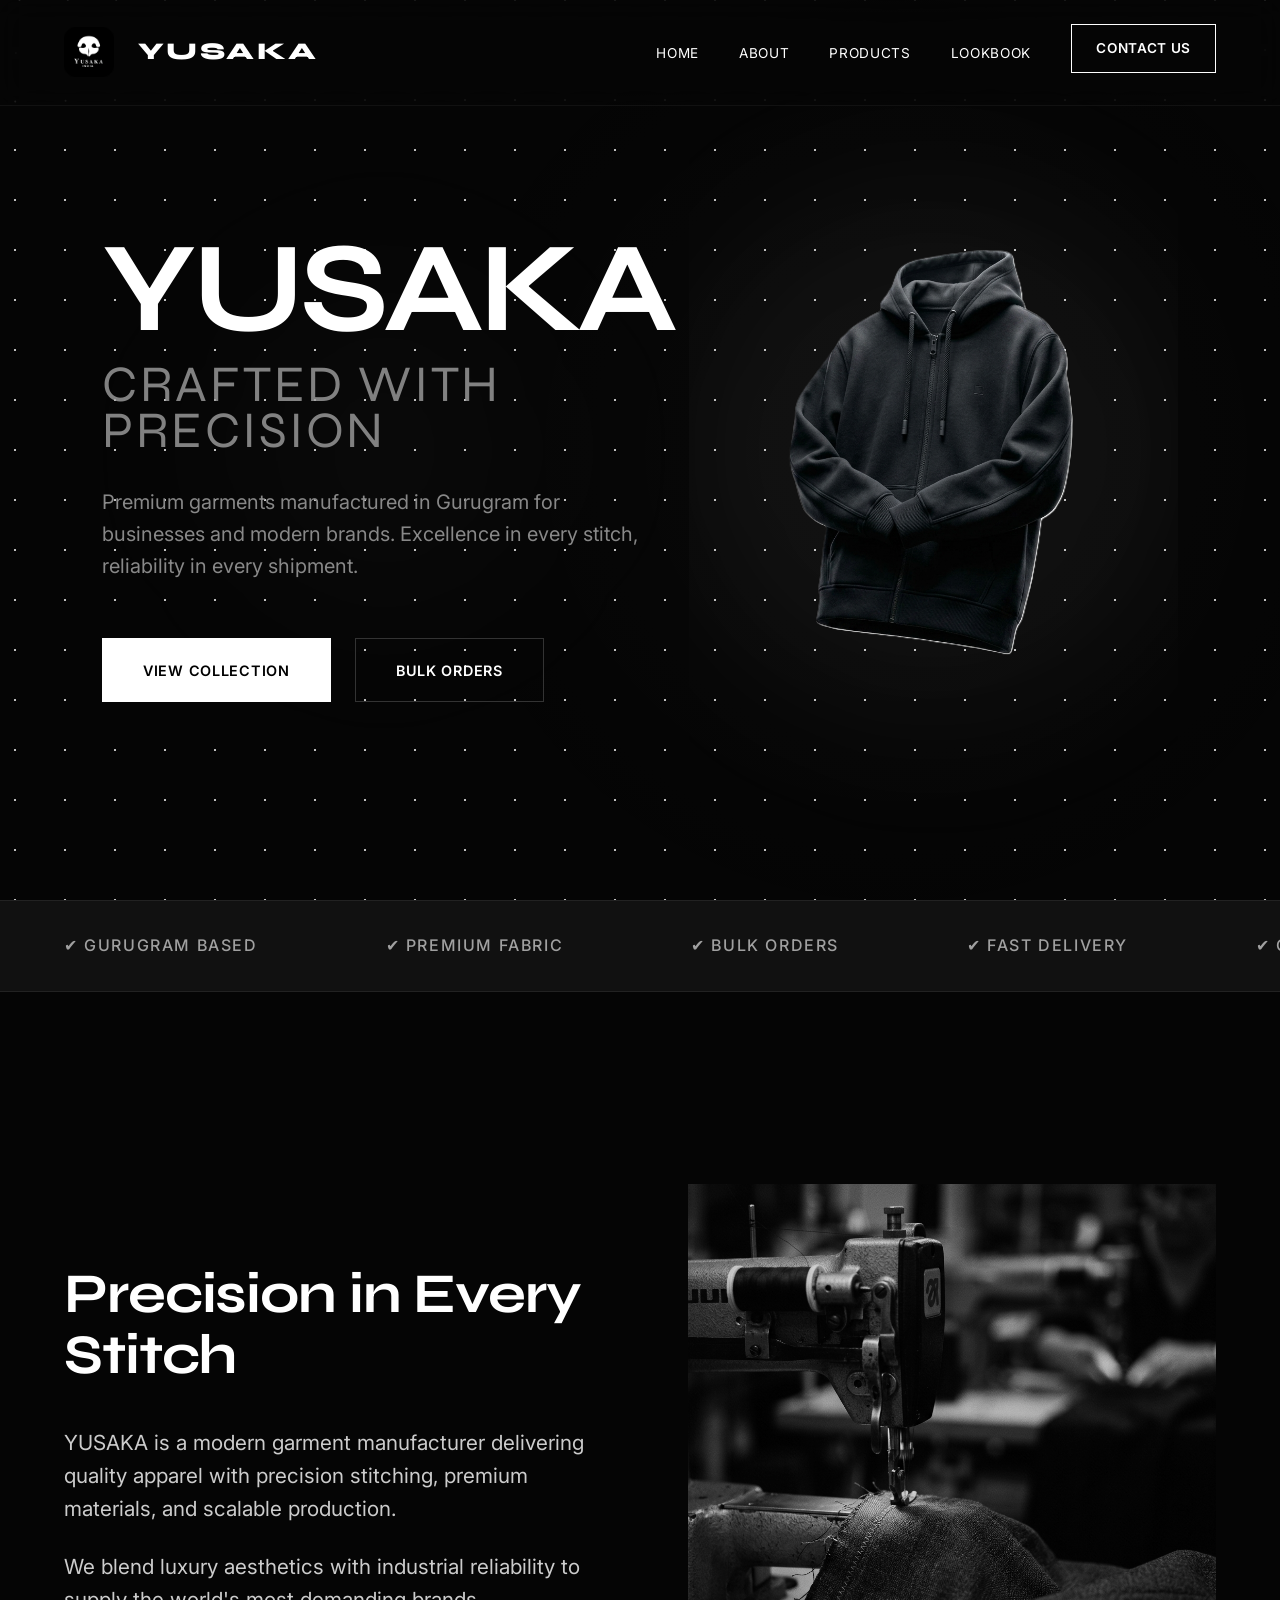
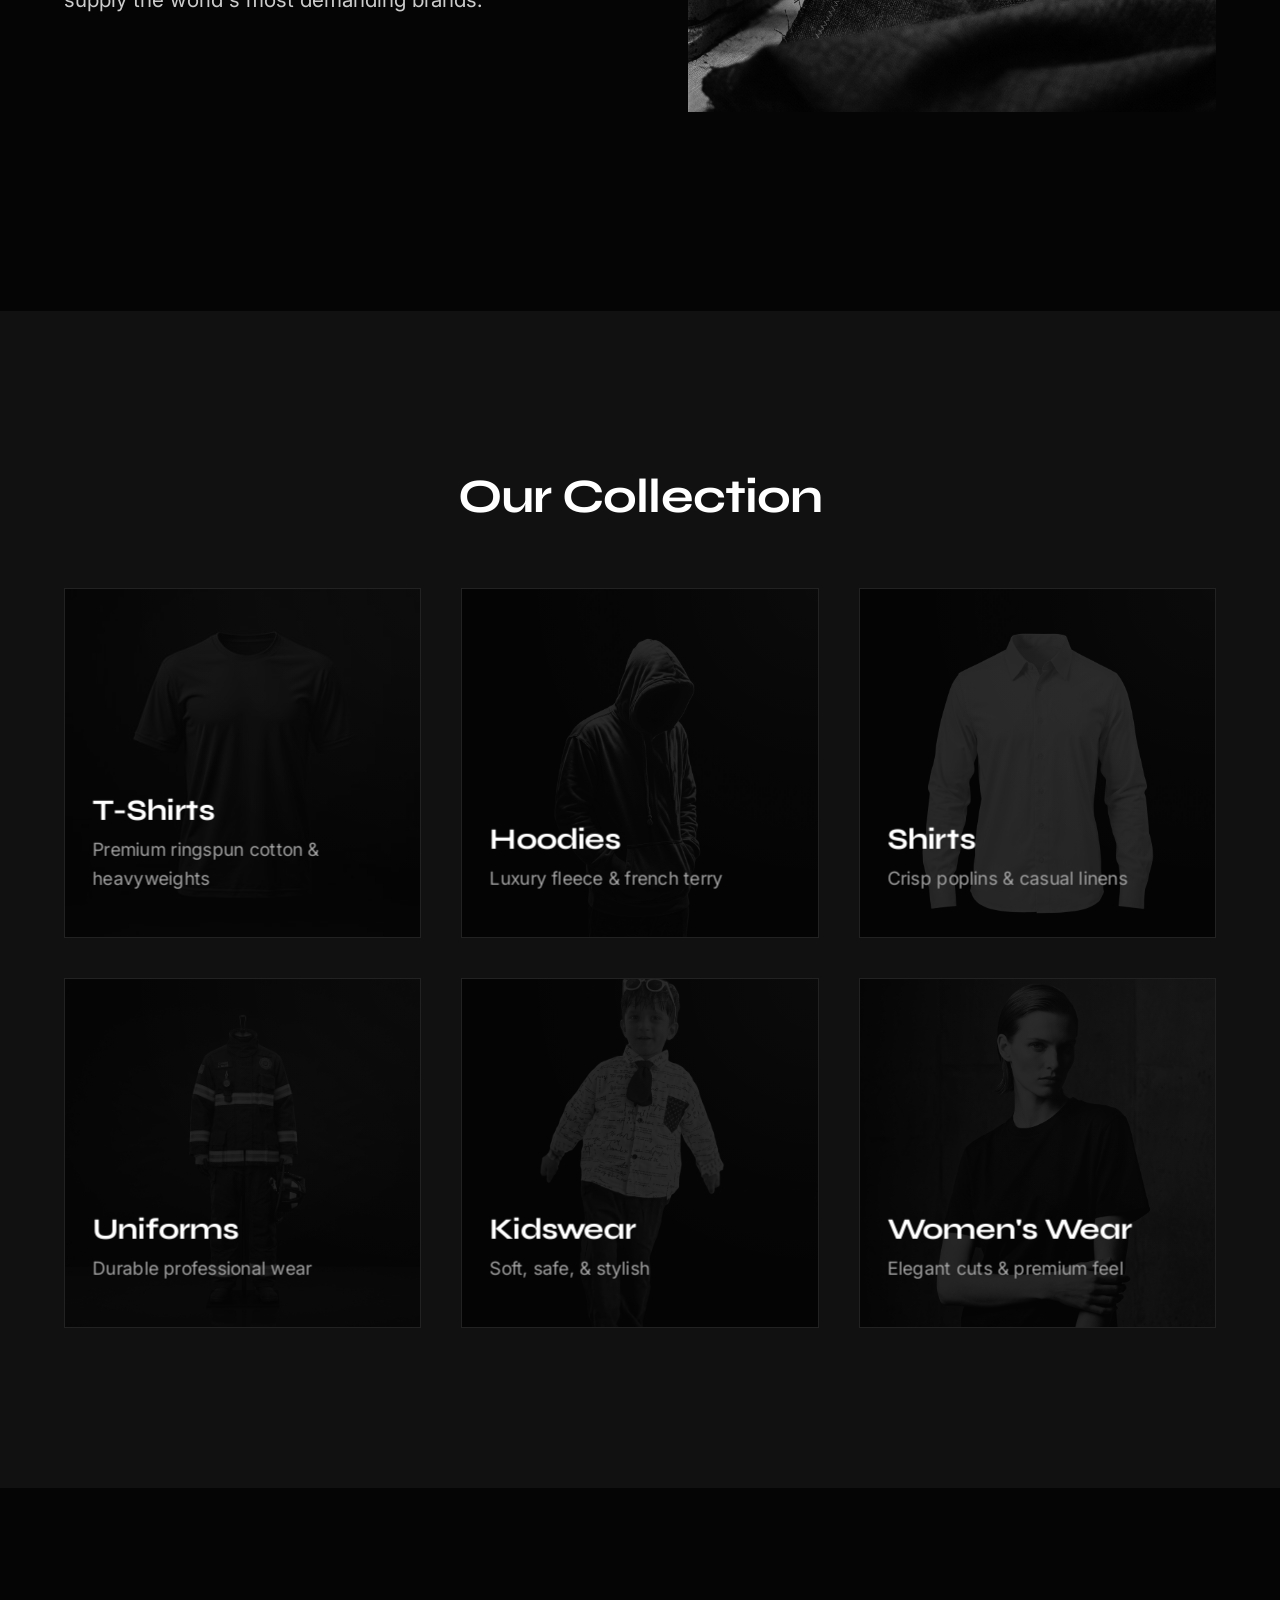
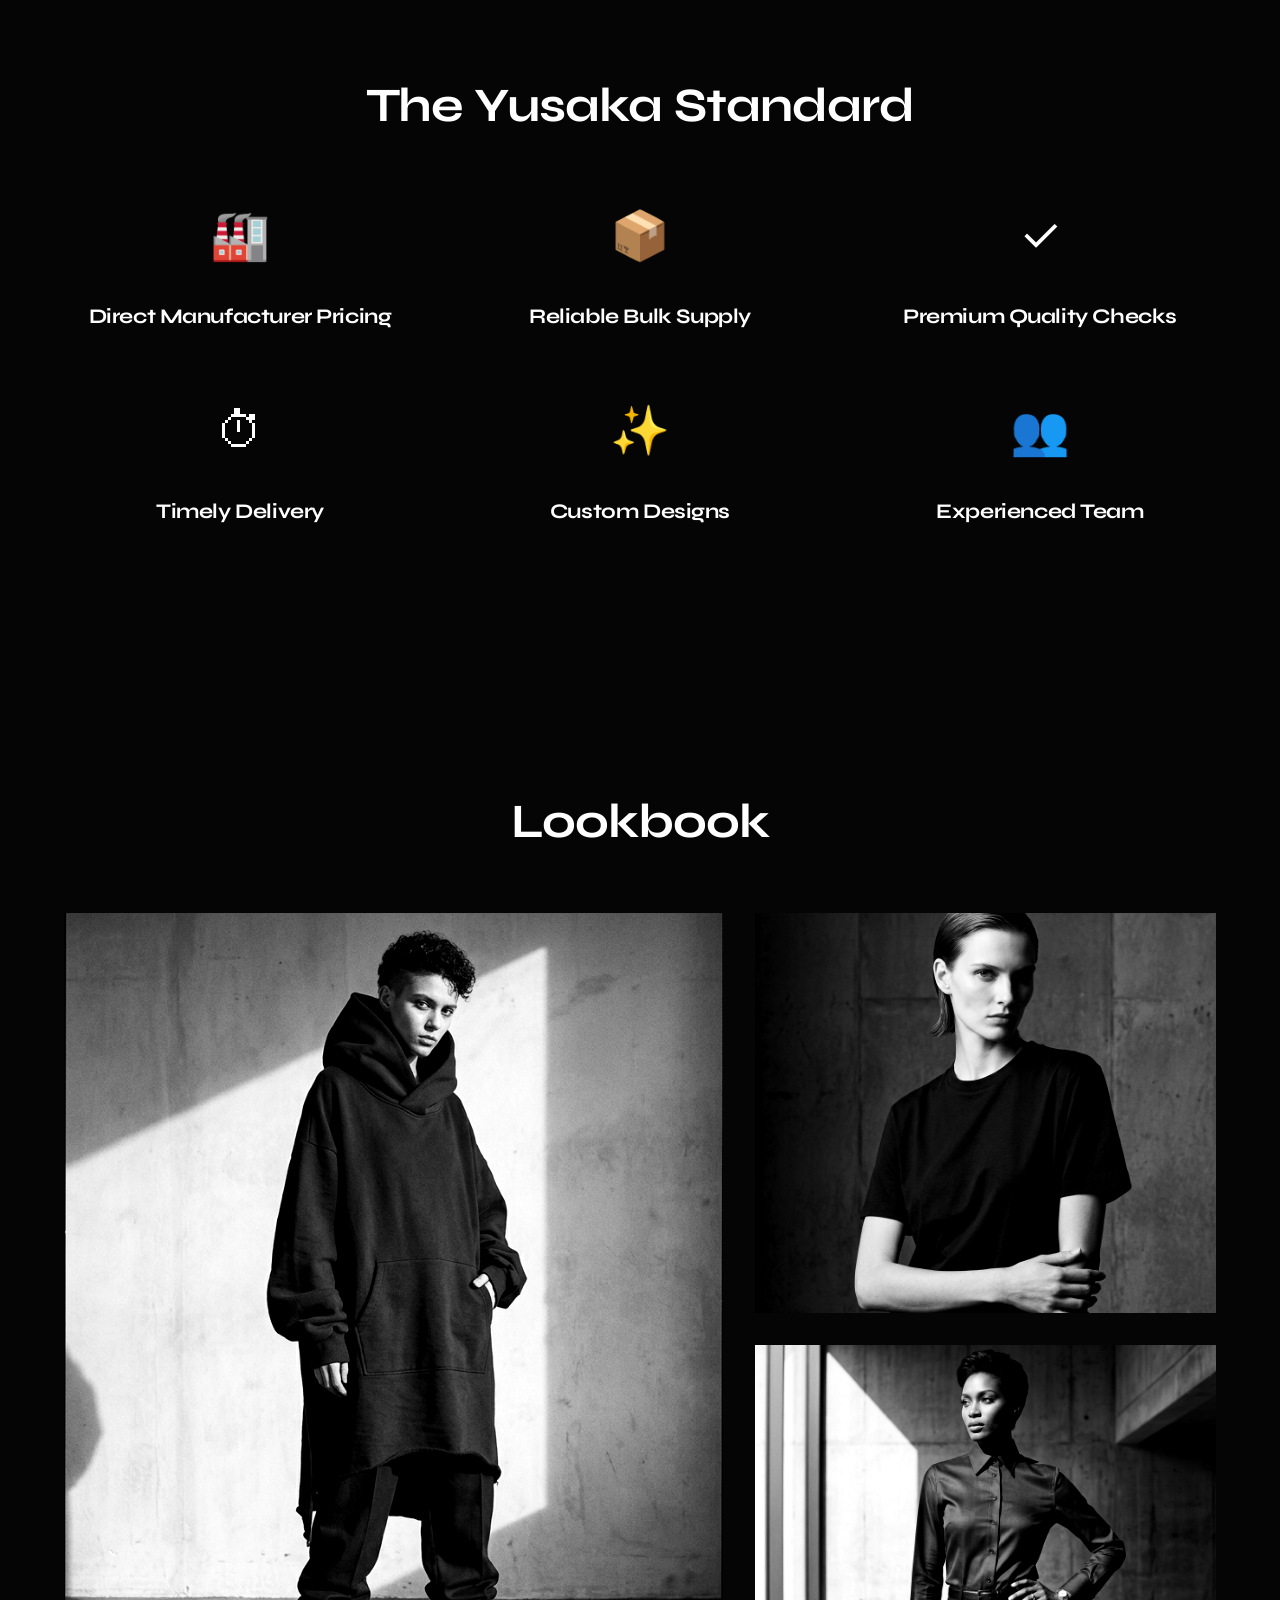
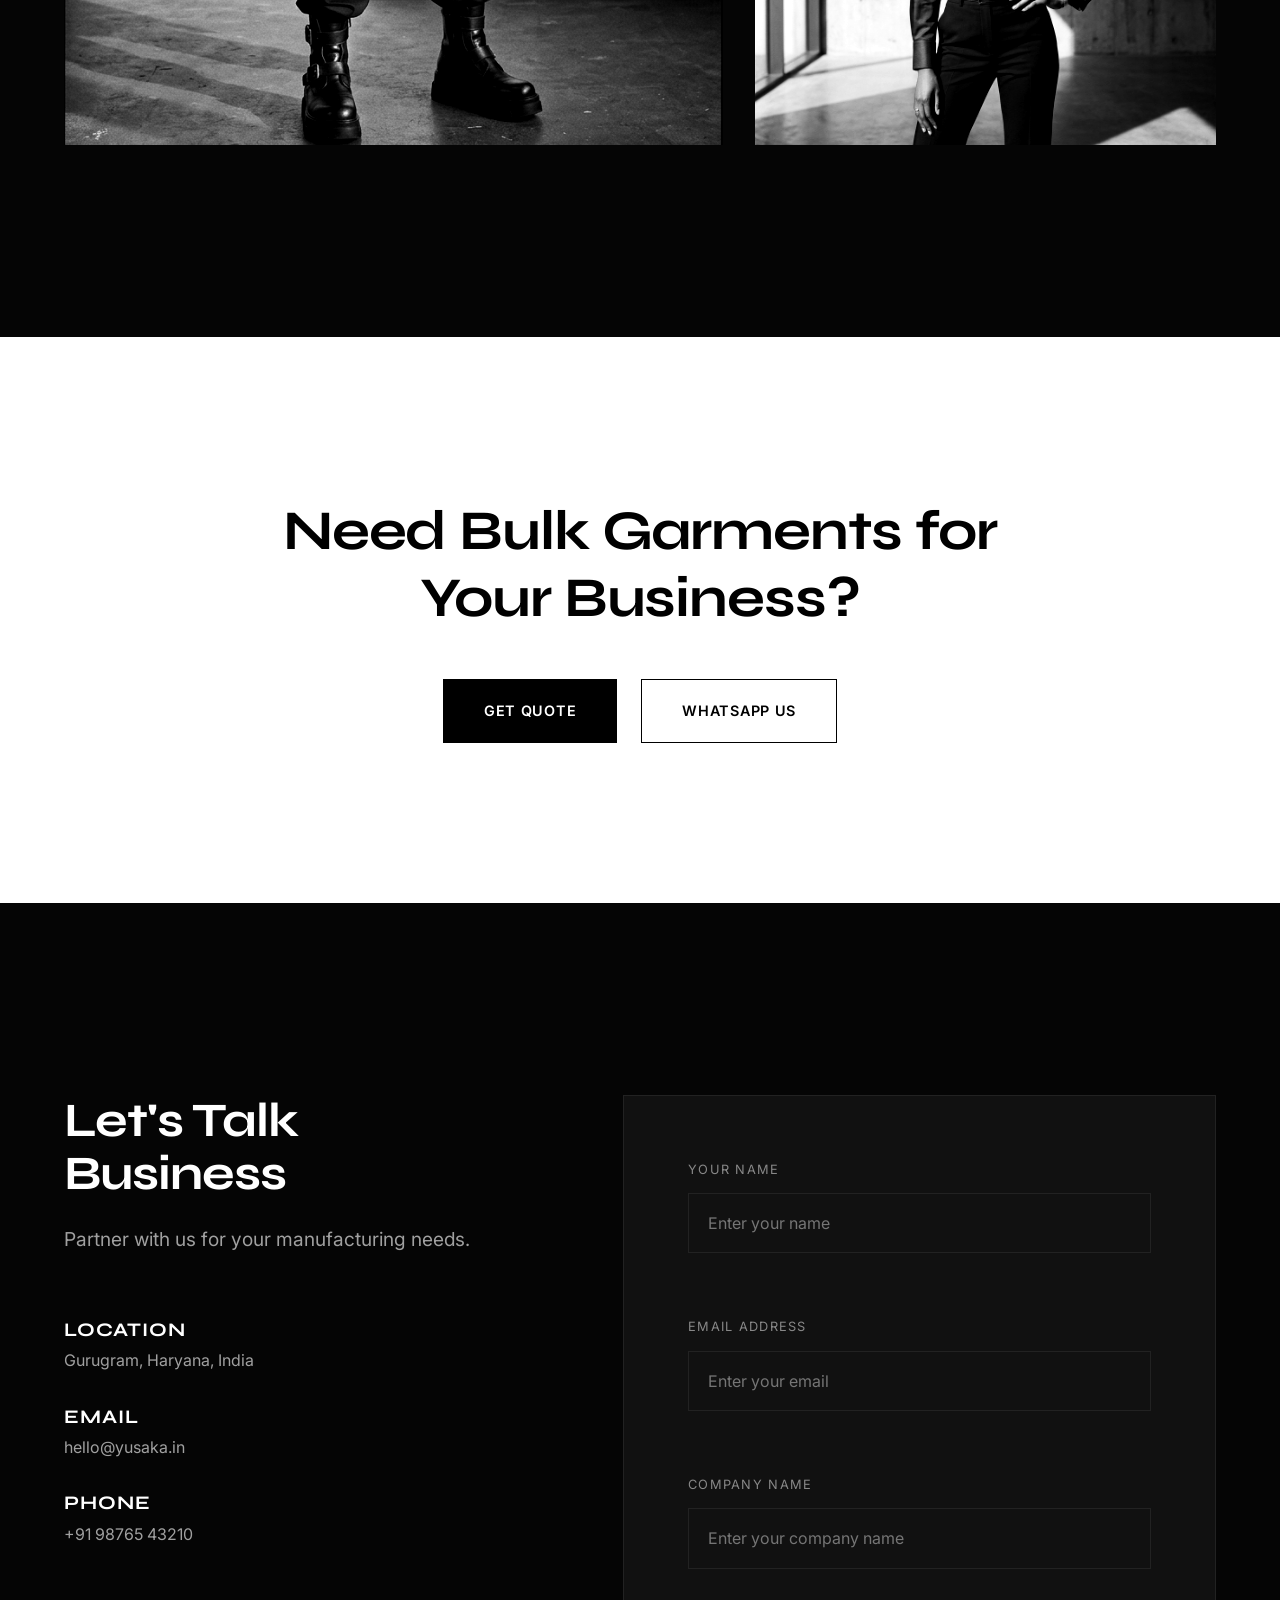
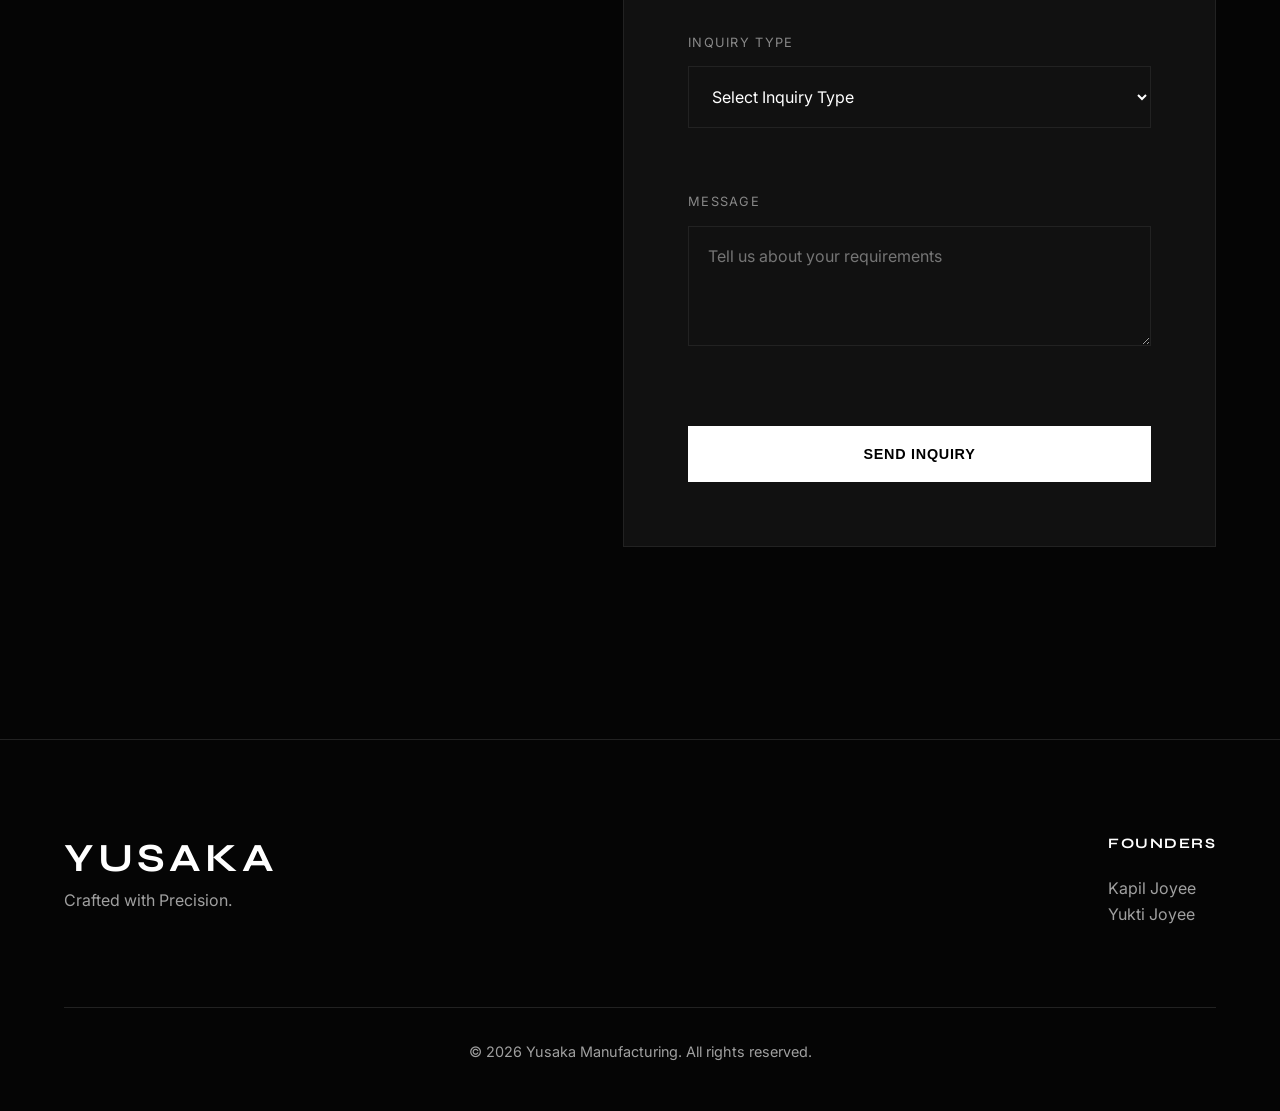
<file: index.html>
<!DOCTYPE html>
<html lang="en">

<head>
    <meta charset="UTF-8">
    <meta name="viewport" content="width=device-width, initial-scale=1.0">
    <title>YUSAKA | Premium Garment Manufacturer</title>
    <meta name="description"
        content="YUSAKA - Premium garments manufactured in Gurugram for businesses and modern brands. High-end fashion manufacturing, custom branding, and bulk orders.">
    <link rel="preconnect" href="https://fonts.googleapis.com">
    <link rel="preconnect" href="https://fonts.gstatic.com" crossorigin>
    <link
        href="https://fonts.googleapis.com/css2?family=Inter:wght@300;400;500;600&family=Syne:wght@600;700;800&display=swap"
        rel="stylesheet">
    <link rel="stylesheet" href="style.css">
    <link rel="icon" type="image/png" href="Logo/yusaka_logo.png">
</head>

<body>
    <nav class="navbar">
        <div class="navbar-left">
            <div class="navbar-logo">
                <a href="index.html">
                    <img src="Logo/yusaka_logo.png" alt="Yusaka Logo" style="width:50px" height="50px" padding="0px">
                </a>
            </div>
            <div class="logo">YUSAKA</div>
        </div>
        <ul class="nav-links">
            <li><a href="index.html">Home</a></li>
            <li><a href="about.html">About</a></li>
            <li><a href="products.html">Products</a></li>
            <li><a href="lookbook.html">Lookbook</a></li>
            <li><a href="contact.html" class="btn-outline">Contact Us</a></li>
        </ul>
        <div class="hamburger">
            <span></span>
            <span></span>
            <span></span>
        </div>
    </nav>

    <!-- 1. HERO SECTION -->
    <header class="hero" id="home">
        <div class="hero-glow"></div>
        <div class="hero-content">
            <h1 class="fade-up">YUSAKA<br><span>Crafted with Precision</span></h1>
            <p class="fade-up delay-1">Premium garments manufactured in Gurugram for businesses and modern brands.
                Excellence in every stitch, reliability in every shipment.</p>
            <div class="hero-buttons fade-up delay-2">
                <a href="products.html" class="btn-primary">View Collection</a>
                <a href="#contact" class="btn-secondary">Bulk Orders</a>
            </div>
        </div>
        <div class="hero-visual fade-in delay-3">
            <div class="model-container">
                <div class="image-spotlight"></div>
                <img src="assets/hero_hoodie.png" alt="Yusaka Premium Hoodie" class="floating-model">
            </div>
        </div>
    </header>

    <!-- 2. TRUST BAR -->
    <section class="trust-bar">
        <div class="marquee">
            <div class="marquee-content">
                <span>✔ Gurugram Based</span>
                <span>✔ Premium Fabric</span>
                <span>✔ Bulk Orders</span>
                <span>✔ Fast Delivery</span>
                <span>✔ Custom Branding</span>
                <!-- Repeat for infinite scroll -->
                <span aria-hidden="true">✔ Gurugram Based</span>
                <span aria-hidden="true">✔ Premium Fabric</span>
                <span aria-hidden="true">✔ Bulk Orders</span>
                <span aria-hidden="true">✔ Fast Delivery</span>
                <span aria-hidden="true">✔ Custom Branding</span>
            </div>
        </div>
    </section>

    <!-- 3. ABOUT SECTION -->
    <section class="about" id="about">
        <div class="about-container">
            <div class="about-text scroll-reveal">
                <h2>Precision in Every Stitch</h2>
                <p>YUSAKA is a modern garment manufacturer delivering quality apparel with precision stitching, premium
                    materials, and scalable production.</p>
                <p>We blend luxury aesthetics with industrial reliability to supply the world's most demanding brands.
                </p>
            </div>
            <div class="about-visual scroll-reveal right">
                <img src="assets/factory_stitching.png" alt="Precision Stitching Factory">
            </div>
        </div>
    </section>

    <!-- 4. PRODUCT SHOWCASE -->
    <section class="products" id="products">
        <h2 class="section-title scroll-reveal">Our Collection</h2>
        <div class="product-grid">
            <div class="product-card scroll-reveal">
                <img src="assets/Clothing/tshirt.jpg" alt="T-Shirt" class="card-bg">
                <div class="card-inner">
                    <h3>T-Shirts</h3>
                    <p>Premium ringspun cotton & heavyweights</p>
                </div>
            </div>
            <div class="product-card scroll-reveal delay-1">
                <img src="assets/Clothing/hoddie.jpg" alt="Hoodie" class="card-bg">
                <div class="card-inner">
                    <h3>Hoodies</h3>
                    <p>Luxury fleece & french terry</p>
                </div>
            </div>
            <div class="product-card scroll-reveal delay-2">
                <img src="assets/Clothing/shirt.jpg" alt="Shirt" class="card-bg">
                <div class="card-inner">
                    <h3>Shirts</h3>
                    <p>Crisp poplins & casual linens</p>
                </div>
            </div>
            <div class="product-card scroll-reveal">
                <img src="assets/Clothing/uniform.png" alt="Uniform" class="card-bg">
                <div class="card-inner">
                    <h3>Uniforms</h3>
                    <p>Durable professional wear</p>
                </div>
            </div>
            <div class="product-card scroll-reveal delay-1">
                <img src="assets/Clothing/kidswear.png" alt="Kidswear" class="card-bg">
                <div class="card-inner">
                    <h3>Kidswear</h3>
                    <p>Soft, safe, & stylish</p>
                </div>
            </div>
            <div class="product-card scroll-reveal delay-2">
                <img src="assets/lookbook_2.png" alt="Women's Wear" class="card-bg">
                <div class="card-inner">
                    <h3>Women's Wear</h3>
                    <p>Elegant cuts & premium feel</p>
                </div>
            </div>
    </section>

    <!-- 5. WHY CHOOSE US -->
    <section class="features">
        <h2 class="section-title scroll-reveal">The Yusaka Standard</h2>
        <div class="feature-grid">
            <div class="feature-card scroll-reveal">
                <div class="icon">🏭</div>
                <h4>Direct Manufacturer Pricing</h4>
            </div>
            <div class="feature-card scroll-reveal delay-1">
                <div class="icon">📦</div>
                <h4>Reliable Bulk Supply</h4>
            </div>
            <div class="feature-card scroll-reveal delay-2">
                <div class="icon">✓</div>
                <h4>Premium Quality Checks</h4>
            </div>
            <div class="feature-card scroll-reveal">
                <div class="icon">⏱</div>
                <h4>Timely Delivery</h4>
            </div>
            <div class="feature-card scroll-reveal delay-1">
                <div class="icon">✨</div>
                <h4>Custom Designs</h4>
            </div>
            <div class="feature-card scroll-reveal delay-2">
                <div class="icon">👥</div>
                <h4>Experienced Team</h4>
            </div>
        </div>
    </section>

    <!-- 6. LOOKBOOK SECTION -->
    <section class="lookbook" id="lookbook">
        <h2 class="section-title scroll-reveal">Lookbook</h2>
        <div class="gallery">
            <div class="gallery-item item-1 scroll-reveal">
                <img src="assets/lookbook_1.png" alt="Lookbook Image 1">
            </div>
            <div class="gallery-item item-2 scroll-reveal delay-1">
                <img src="assets/lookbook_2.png" alt="Lookbook Image 2">
            </div>
            <div class="gallery-item item-3 scroll-reveal delay-2">
                <img src="assets/lookbook_3.png" alt="Lookbook Image 3">
            </div>
        </div>
    </section>

    <!-- 7. BULK ORDER CTA -->
    <section class="cta" id="cta">
        <div class="cta-content scroll-reveal">
            <h2>Need Bulk Garments for Your Business?</h2>
            <div class="cta-buttons">
                <a href="#contact" class="btn-primary invert">Get Quote</a>
                <a href="#" class="btn-outline invert">WhatsApp Us</a>
            </div>
        </div>
    </section>

    <!-- 8. CONTACT SECTION -->
    <section class="contact" id="contact">
        <div class="contact-container scroll-reveal">
            <div class="contact-info">
                <h2>Let's Talk Business</h2>
                <p>Partner with us for your manufacturing needs.</p>
                <div class="info-blocks">
                    <div class="info-block">
                        <h5>Location</h5>
                        <p>Gurugram, Haryana, India</p>
                    </div>
                    <div class="info-block">
                        <h5>Email</h5>
                        <p>hello@yusaka.in</p>
                    </div>
                    <div class="info-block">
                        <h5>Phone</h5>
                        <p>+91 98765 43210</p>
                    </div>
                </div>
            </div>
            <form class="contact-form">
                <div class="form-group">
                    <label>Your Name</label>
                    <input type="text" placeholder="Enter your name" required>
                </div>
                <div class="form-group">
                    <label>Email Address</label>
                    <input type="email" placeholder="Enter your email" required>
                </div>
                <div class="form-group">
                    <label>Company Name</label>
                    <input type="text" placeholder="Enter your company name">
                </div>
                <div class="form-group">
                    <label>Inquiry Type</label>
                    <select required>
                        <option value="" disabled selected>Select Inquiry Type</option>
                        <option value="bulk">Bulk Manufacturing</option>
                        <option value="custom">Custom Merchandise</option>
                        <option value="other">Other</option>
                    </select>
                </div>
                <div class="form-group">
                    <label>Message</label>
                    <textarea placeholder="Tell us about your requirements" rows="4" required></textarea>
                </div>
                <button type="submit" class="btn-primary"><span>Send Inquiry</span></button>
            </form>
        </div>
    </section>

    <!-- 9. FOOTER -->
    <footer class="footer">
        <div class="footer-content">
            <div class="footer-brand">
                <h2>YUSAKA</h2>
                <p>Crafted with Precision.</p>
            </div>
            <div class="footer-links">
                <h4>Founders</h4>
                <p>Kapil Joyee</p>
                <p>Yukti Joyee</p>
            </div>
        </div>
        <div class="footer-bottom">
            <p>&copy; 2026 Yusaka Manufacturing. All rights reserved.</p>
        </div>
    </footer>

    <canvas id="bg-canvas"></canvas>
    <script src="main.js"></script>
</body>

</html>
</file>
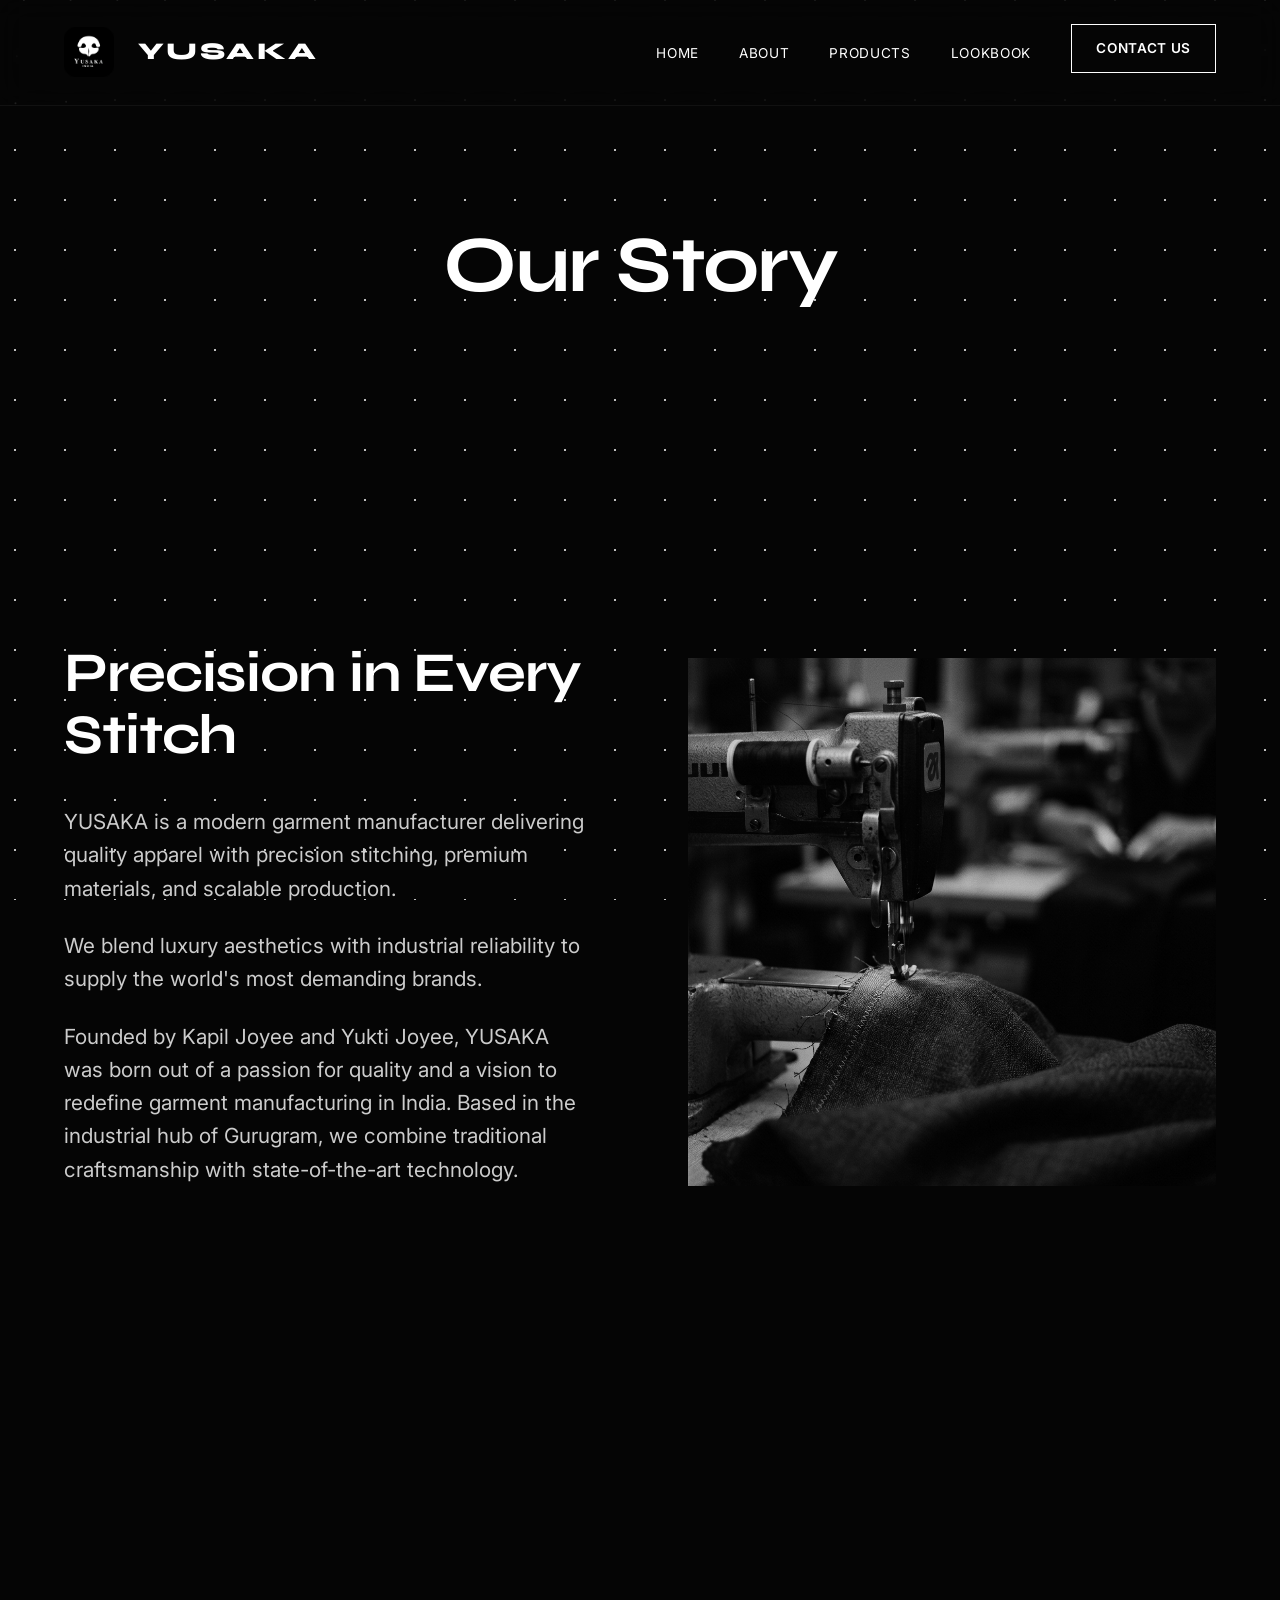
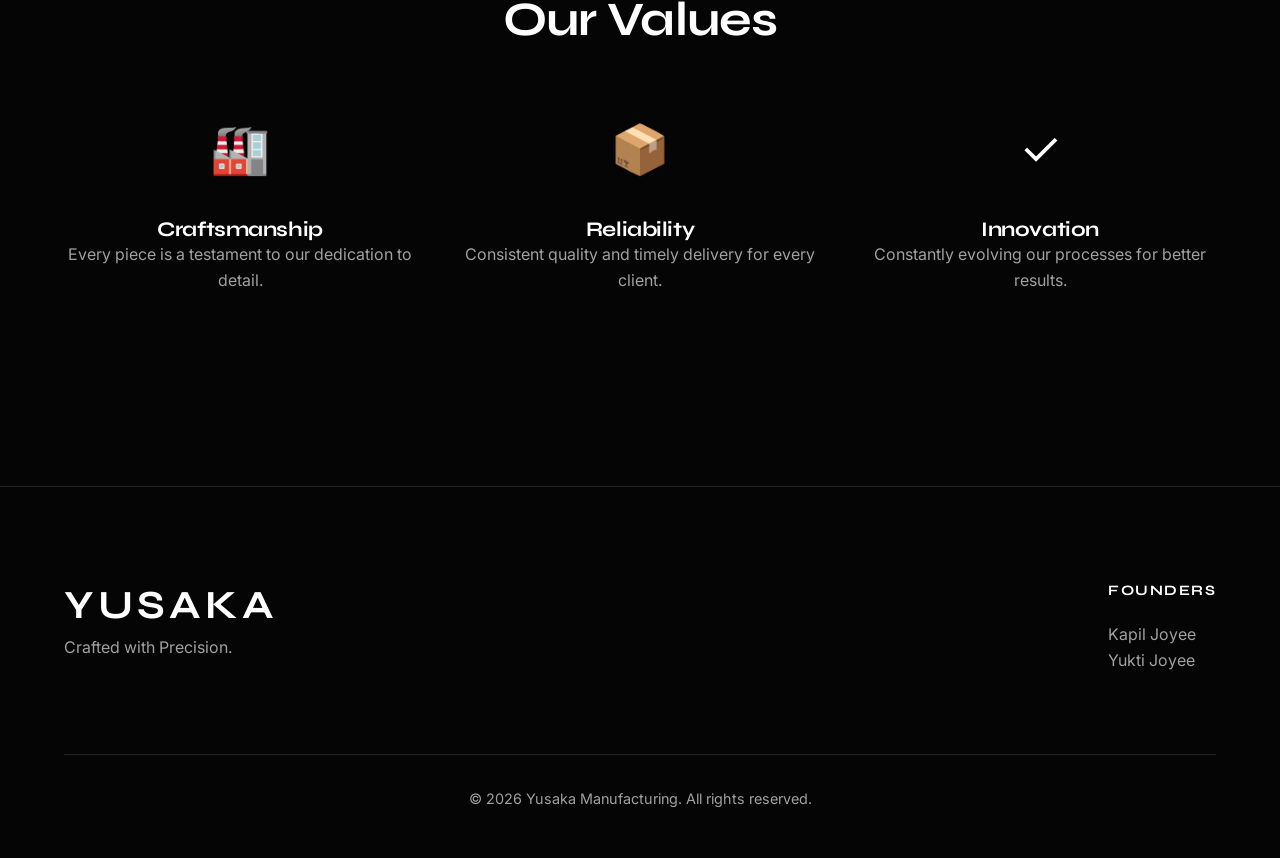
<file: about.html>
<!DOCTYPE html>
<html lang="en">
<head>
    <meta charset="UTF-8">
    <meta name="viewport" content="width=device-width, initial-scale=1.0">
    <title>About Us | YUSAKA</title>
    <meta name="description" content="Learn about YUSAKA - Premium garment manufacturer in Gurugram. Precision stitching, luxury materials, and industrial reliability.">
    <link rel="preconnect" href="https://fonts.googleapis.com">
    <link rel="preconnect" href="https://fonts.gstatic.com" crossorigin>
    <link href="https://fonts.googleapis.com/css2?family=Inter:wght@300;400;500;600&family=Syne:wght@600;700;800&display=swap" rel="stylesheet">
    <link rel="stylesheet" href="style.css">
</head>
<body>
    <nav class="navbar">
        <div class="navbar-left">
            <div class="navbar-logo">
                <a href="index.html">
                    <img src="Logo/yusaka_logo.png" alt="Yusaka Logo" style="width:50px" height="50px" padding="0px">
                </a>
            </div>
            <div class="logo">YUSAKA</div>
        </div>
        <ul class="nav-links">
            <li><a href="index.html">Home</a></li>
            <li><a href="about.html">About</a></li>
            <li><a href="products.html">Products</a></li>
            <li><a href="lookbook.html">Lookbook</a></li>
            <li><a href="contact.html" class="btn-outline">Contact Us</a></li>
        </ul>
        <div class="hamburger">
            <span></span>
            <span></span>
            <span></span>
        </div>
    </nav>

    <header class="hero-mini">
        <h1 class="fade-up">Our Story</h1>
    </header>

    <section class="about" id="about">
        <div class="about-container">
            <div class="about-text scroll-reveal">
                <h2>Precision in Every Stitch</h2>
                <p>YUSAKA is a modern garment manufacturer delivering quality apparel with precision stitching, premium materials, and scalable production.</p>
                <p>We blend luxury aesthetics with industrial reliability to supply the world's most demanding brands.</p>
                <p>Founded by Kapil Joyee and Yukti Joyee, YUSAKA was born out of a passion for quality and a vision to redefine garment manufacturing in India. Based in the industrial hub of Gurugram, we combine traditional craftsmanship with state-of-the-art technology.</p>
            </div>
            <div class="about-visual scroll-reveal right">
                <img src="assets/factory_stitching.png" alt="Precision Stitching Factory">
            </div>
        </div>
    </section>

    <section class="features">
        <h2 class="section-title scroll-reveal">Our Values</h2>
        <div class="feature-grid">
            <div class="feature-card scroll-reveal">
                <div class="icon">🏭</div>
                <h4>Craftsmanship</h4>
                <p>Every piece is a testament to our dedication to detail.</p>
            </div>
            <div class="feature-card scroll-reveal delay-1">
                <div class="icon">📦</div>
                <h4>Reliability</h4>
                <p>Consistent quality and timely delivery for every client.</p>
            </div>
            <div class="feature-card scroll-reveal delay-2">
                <div class="icon">✓</div>
                <h4>Innovation</h4>
                <p>Constantly evolving our processes for better results.</p>
            </div>
        </div>
    </section>

    <footer class="footer">
        <div class="footer-content">
            <div class="footer-brand">
                <h2>YUSAKA</h2>
                <p>Crafted with Precision.</p>
            </div>
            <div class="footer-links">
                <h4>Founders</h4>
                <p>Kapil Joyee</p>
                <p>Yukti Joyee</p>
            </div>
        </div>
        <div class="footer-bottom">
            <p>&copy; 2026 Yusaka Manufacturing. All rights reserved.</p>
        </div>
    </footer>

    <canvas id="bg-canvas"></canvas>
    <script src="main.js"></script>
</body>
</html>
</file>
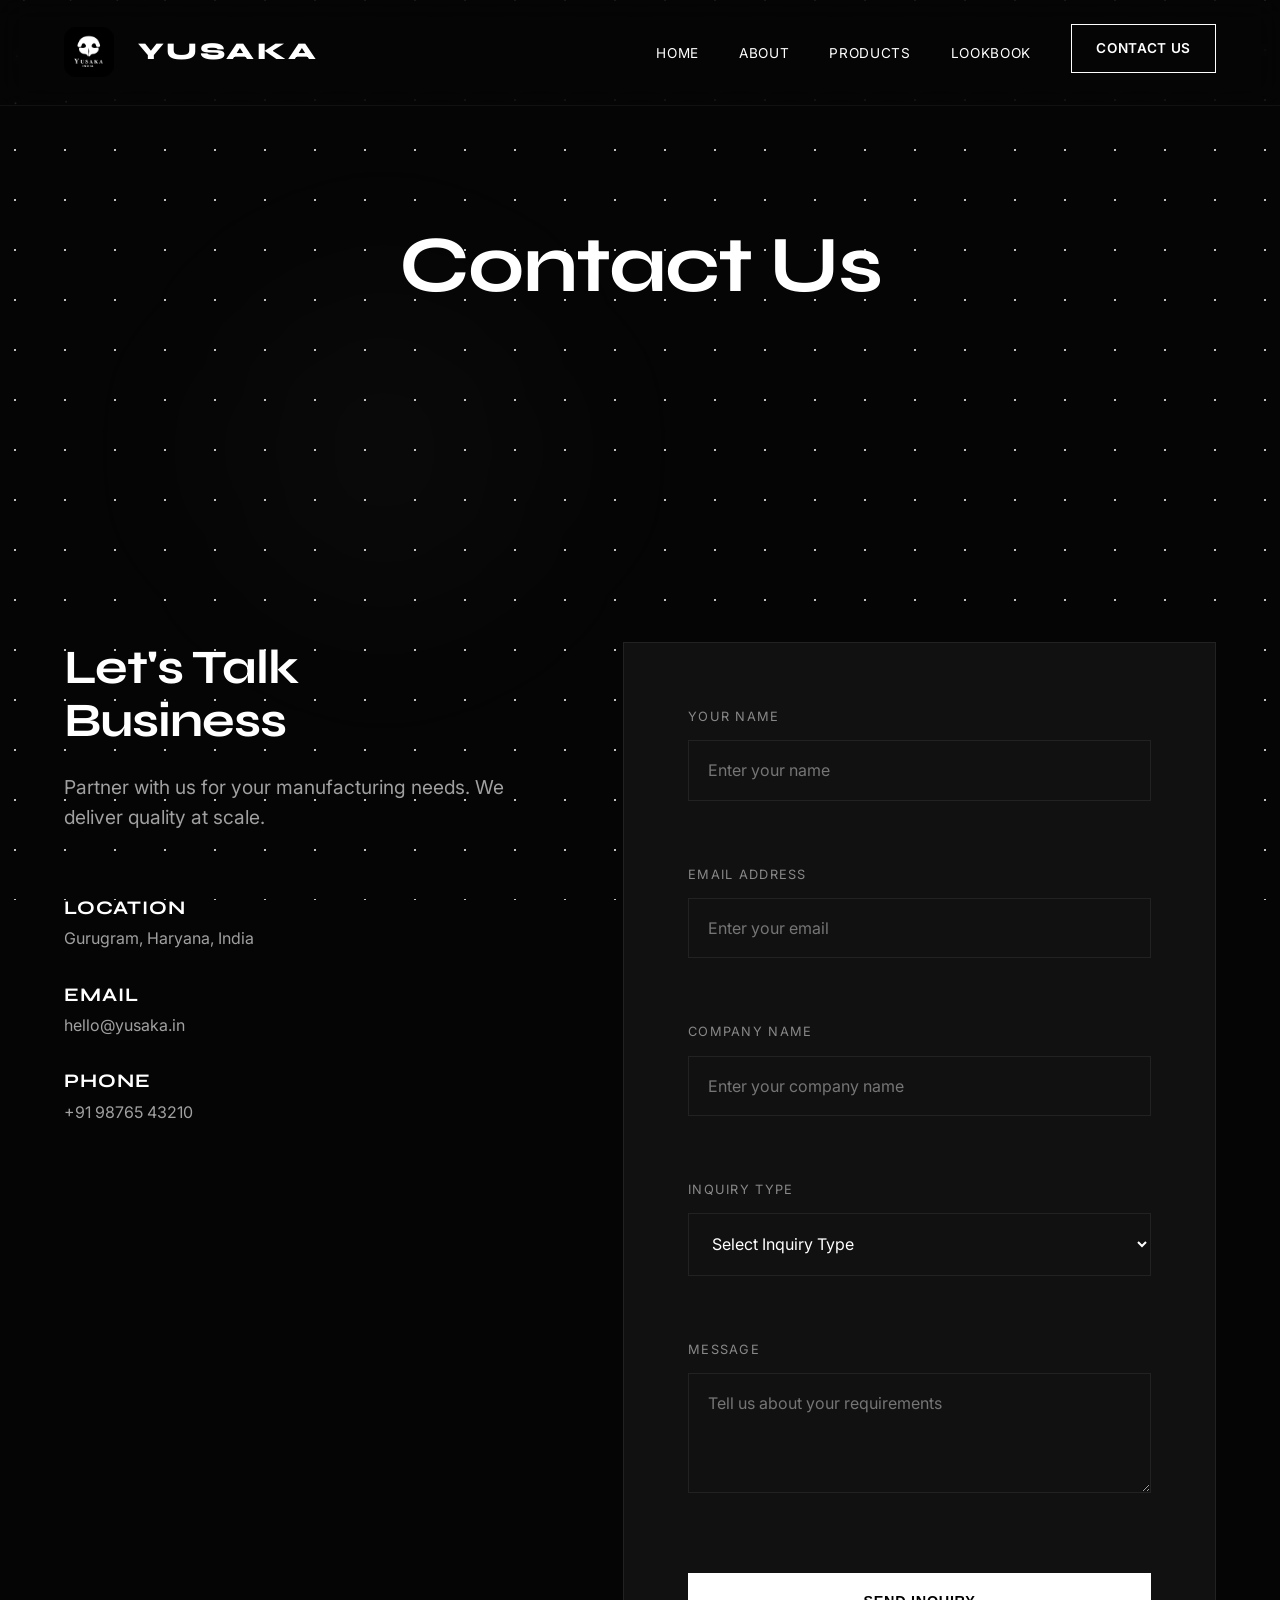
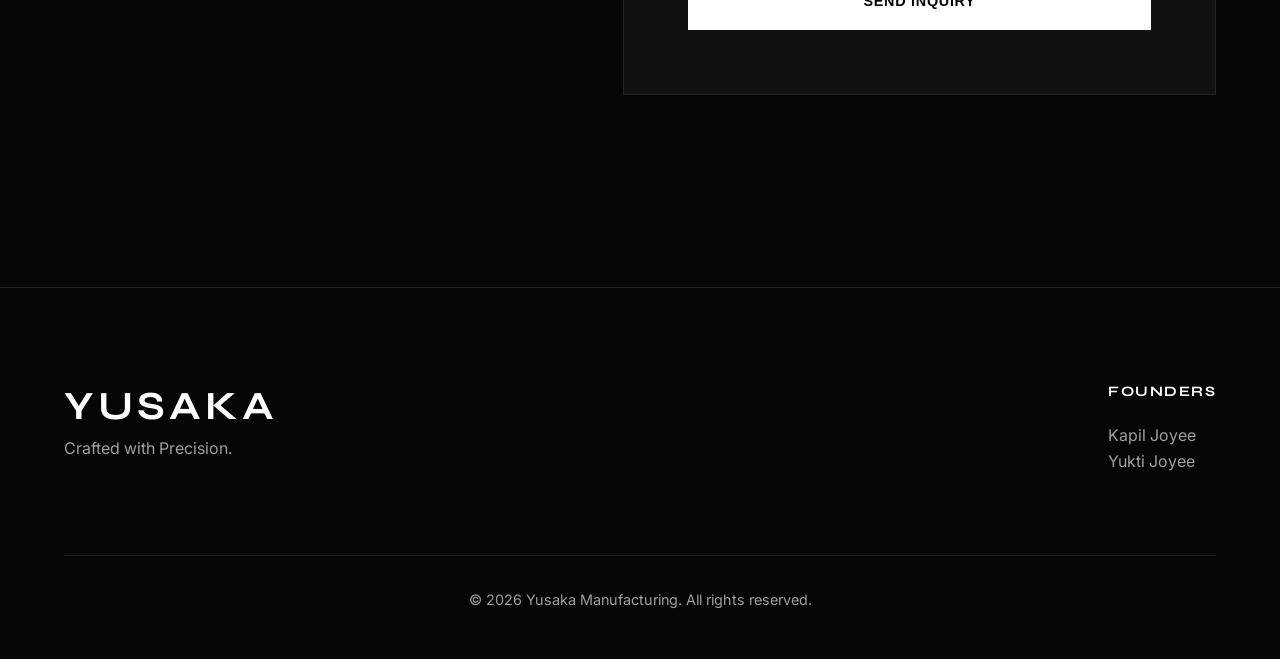
<file: contact.html>
<!DOCTYPE html>
<html lang="en">
<head>
    <meta charset="UTF-8">
    <meta name="viewport" content="width=device-width, initial-scale=1.0">
    <title>Contact Us | YUSAKA</title>
    <meta name="description" content="Get in touch with YUSAKA - Premium garment manufacturer in Gurugram. Bulk orders, custom manufacturing, and partnership inquiries.">
    <link rel="preconnect" href="https://fonts.googleapis.com">
    <link rel="preconnect" href="https://fonts.gstatic.com" crossorigin>
    <link href="https://fonts.googleapis.com/css2?family=Inter:wght@300;400;500;600&family=Syne:wght@600;700;800&display=swap" rel="stylesheet">
    <link rel="stylesheet" href="style.css">
</head>
<body>
    <div id="scroll-progress"></div>
    
    <nav class="navbar">
        <div class="navbar-left">
            <div class="navbar-logo">
                <a href="index.html">
                    <img src="Logo/yusaka_logo.png" alt="Yusaka Logo" style="width:50px" height="50px">
                </a>
            </div>
            <div class="logo">YUSAKA</div>
        </div>
        <ul class="nav-links">
            <li><a href="index.html">Home</a></li>
            <li><a href="about.html">About</a></li>
            <li><a href="products.html">Products</a></li>
            <li><a href="lookbook.html">Lookbook</a></li>
            <li><a href="contact.html" class="btn-outline">Contact Us</a></li>
        </ul>
        <div class="hamburger">
            <span></span>
            <span></span>
            <span></span>
        </div>
    </nav>

    <header class="hero-mini">
        <div class="hero-glow"></div>
        <h1 class="fade-up">Contact Us</h1>
    </header>

    <section class="contact">
        <div class="contact-container scroll-reveal">
            <div class="contact-info">
                <h2>Let's Talk Business</h2>
                <p>Partner with us for your manufacturing needs. We deliver quality at scale.</p>
                <div class="info-blocks">
                    <div class="info-block">
                        <h5>Location</h5>
                        <p>Gurugram, Haryana, India</p>
                    </div>
                    <div class="info-block">
                        <h5>Email</h5>
                        <p>hello@yusaka.in</p>
                    </div>
                    <div class="info-block">
                        <h5>Phone</h5>
                        <p>+91 98765 43210</p>
                    </div>
                </div>
            </div>
            <form class="contact-form">
                <div class="form-group">
                    <label>Your Name</label>
                    <input type="text" placeholder="Enter your name" required>
                </div>
                <div class="form-group">
                    <label>Email Address</label>
                    <input type="email" placeholder="Enter your email" required>
                </div>
                <div class="form-group">
                    <label>Company Name</label>
                    <input type="text" placeholder="Enter your company name">
                </div>
                <div class="form-group">
                    <label>Inquiry Type</label>
                    <select required>
                        <option value="" disabled selected>Select Inquiry Type</option>
                        <option value="bulk">Bulk Manufacturing</option>
                        <option value="custom">Custom Merchandise</option>
                        <option value="other">Other</option>
                    </select>
                </div>
                <div class="form-group">
                    <label>Message</label>
                    <textarea placeholder="Tell us about your requirements" rows="4" required></textarea>
                </div>
                <button type="submit" class="btn-primary"><span>Send Inquiry</span></button>
            </form>
        </div>
    </section>

    <footer class="footer">
        <div class="footer-content">
            <div class="footer-brand">
                <h2>YUSAKA</h2>
                <p>Crafted with Precision.</p>
            </div>
            <div class="footer-links">
                <h4>Founders</h4>
                <p>Kapil Joyee</p>
                <p>Yukti Joyee</p>
            </div>
        </div>
        <div class="footer-bottom">
            <p>&copy; 2026 Yusaka Manufacturing. All rights reserved.</p>
        </div>
    </footer>

    <canvas id="bg-canvas"></canvas>
    <script src="main.js"></script>
</body>
</html>
</file>
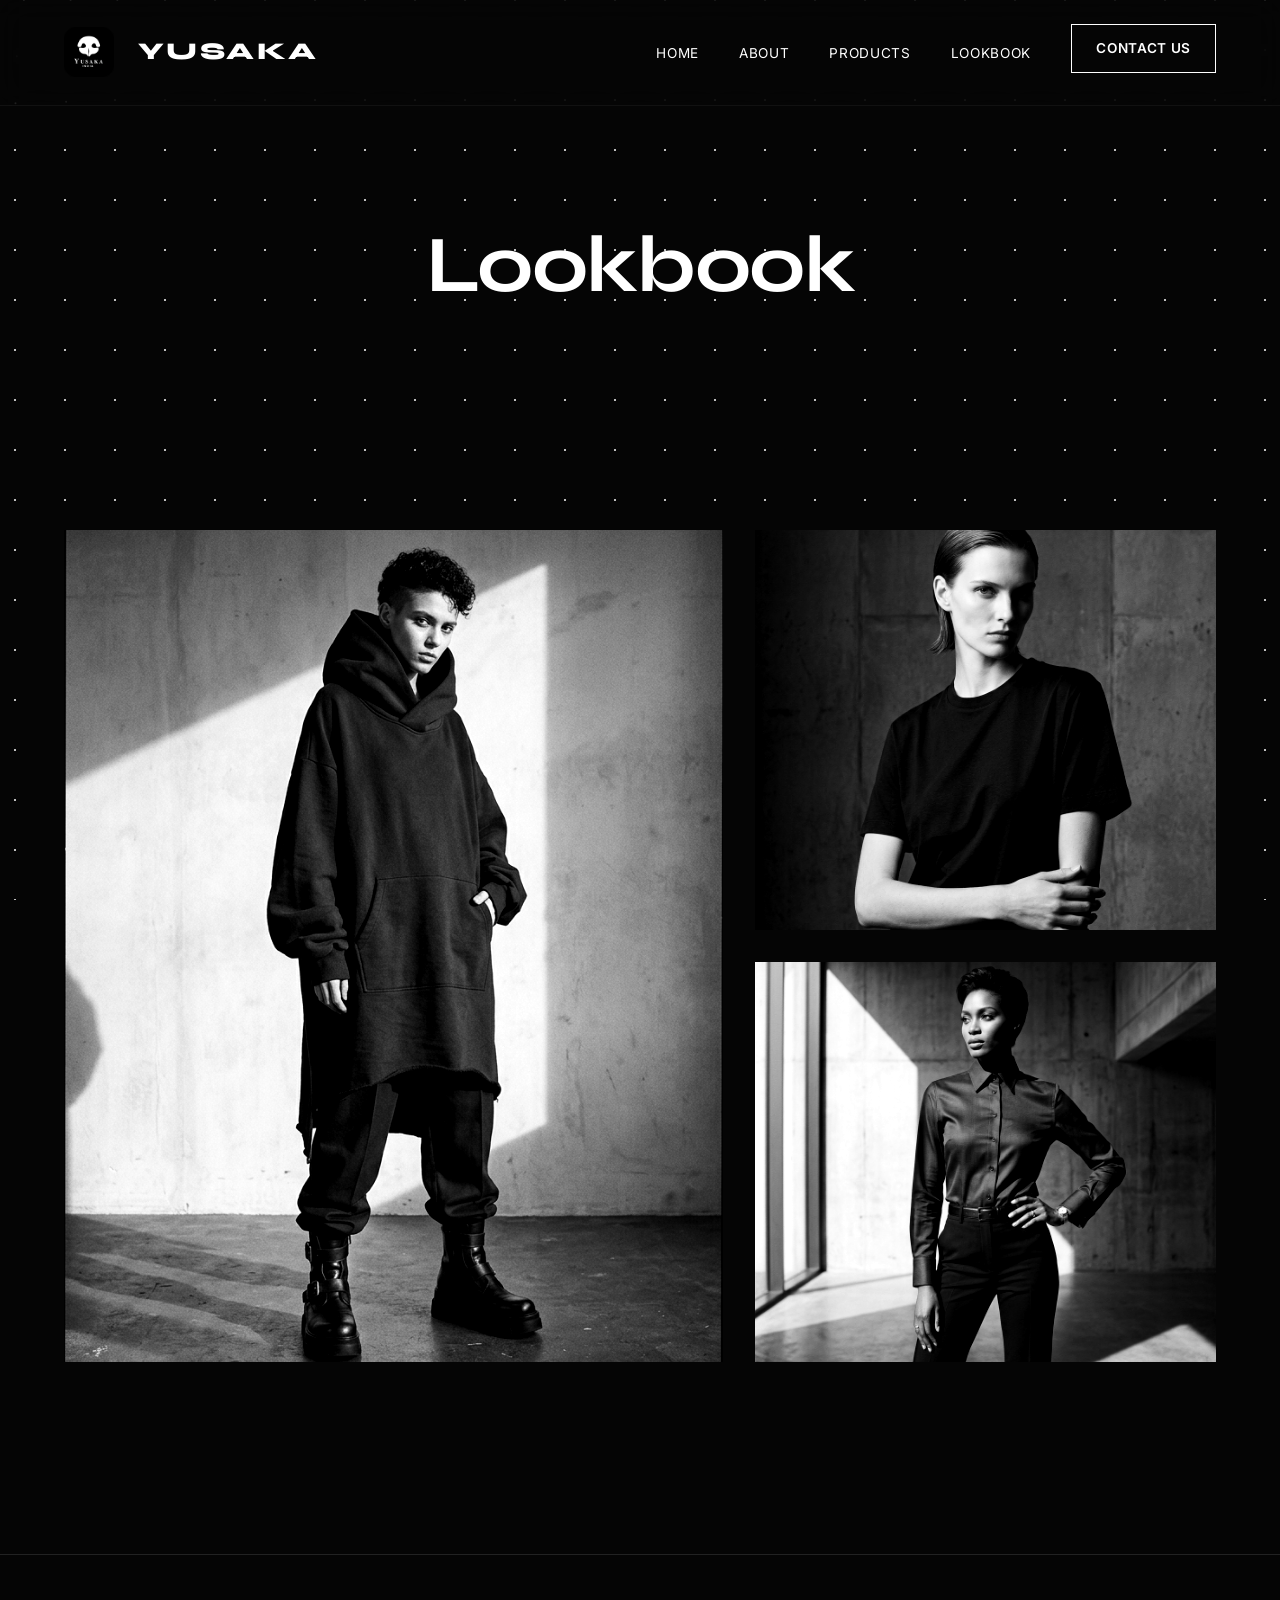
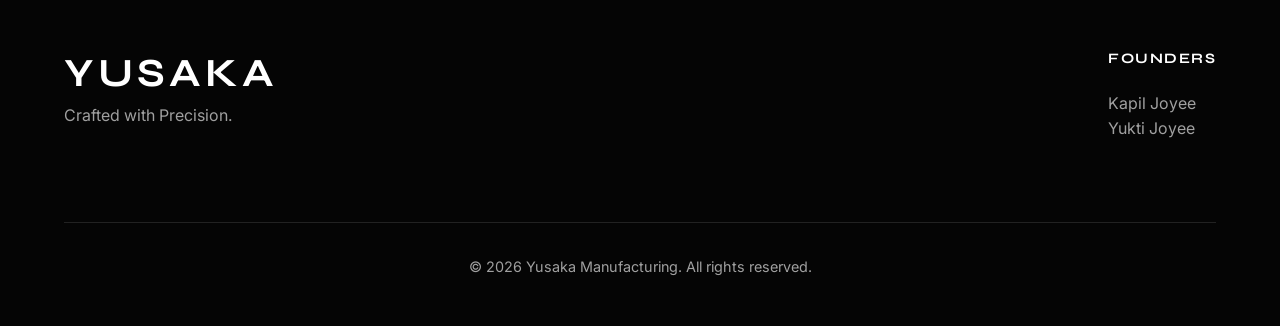
<file: lookbook.html>
<!DOCTYPE html>
<html lang="en">
<head>
    <meta charset="UTF-8">
    <meta name="viewport" content="width=device-width, initial-scale=1.0">
    <title>Lookbook | YUSAKA</title>
    <meta name="description" content="YUSAKA Lookbook - Modern fashion manufacturing showcased through high-end monochrome visuals.">
    <link rel="preconnect" href="https://fonts.googleapis.com">
    <link rel="preconnect" href="https://fonts.gstatic.com" crossorigin>
    <link href="https://fonts.googleapis.com/css2?family=Inter:wght@300;400;500;600&family=Syne:wght@600;700;800&display=swap" rel="stylesheet">
    <link rel="stylesheet" href="style.css">
</head>
<body>
    <nav class="navbar">
        <div class="navbar-left">
            <div class="navbar-logo">
                <a href="index.html">
                    <img src="Logo/yusaka_logo.png" alt="Yusaka Logo" style="width:50px" height="50px" padding="0px">
                </a>
            </div>
            <div class="logo">YUSAKA</div>
        </div>
        <ul class="nav-links">
            <li><a href="index.html">Home</a></li>
            <li><a href="about.html">About</a></li>
            <li><a href="products.html">Products</a></li>
            <li><a href="lookbook.html">Lookbook</a></li>
            <li><a href="contact.html" class="btn-outline">Contact Us</a></li>
        </ul>
        <div class="hamburger">
            <span></span>
            <span></span>
            <span></span>
        </div>
    </nav>

    <header class="hero-mini">
        <h1 class="fade-up">Lookbook</h1>
    </header>

    <section class="lookbook">
        <div class="gallery">
            <div class="gallery-item item-1 scroll-reveal">
                <img src="assets/lookbook_1.png" alt="Lookbook Image 1">
            </div>
            <div class="gallery-item item-2 scroll-reveal delay-1">
                <img src="assets/lookbook_2.png" alt="Lookbook Image 2">
            </div>
            <div class="gallery-item item-3 scroll-reveal delay-2">
                <img src="assets/lookbook_3.png" alt="Lookbook Image 3">
            </div>
        </div>
    </section>

    <footer class="footer">
        <div class="footer-content">
            <div class="footer-brand">
                <h2>YUSAKA</h2>
                <p>Crafted with Precision.</p>
            </div>
            <div class="footer-links">
                <h4>Founders</h4>
                <p>Kapil Joyee</p>
                <p>Yukti Joyee</p>
            </div>
        </div>
        <div class="footer-bottom">
            <p>&copy; 2026 Yusaka Manufacturing. All rights reserved.</p>
        </div>
    </footer>

    <canvas id="bg-canvas"></canvas>
    <script src="main.js"></script>
</body>
</html>
</file>
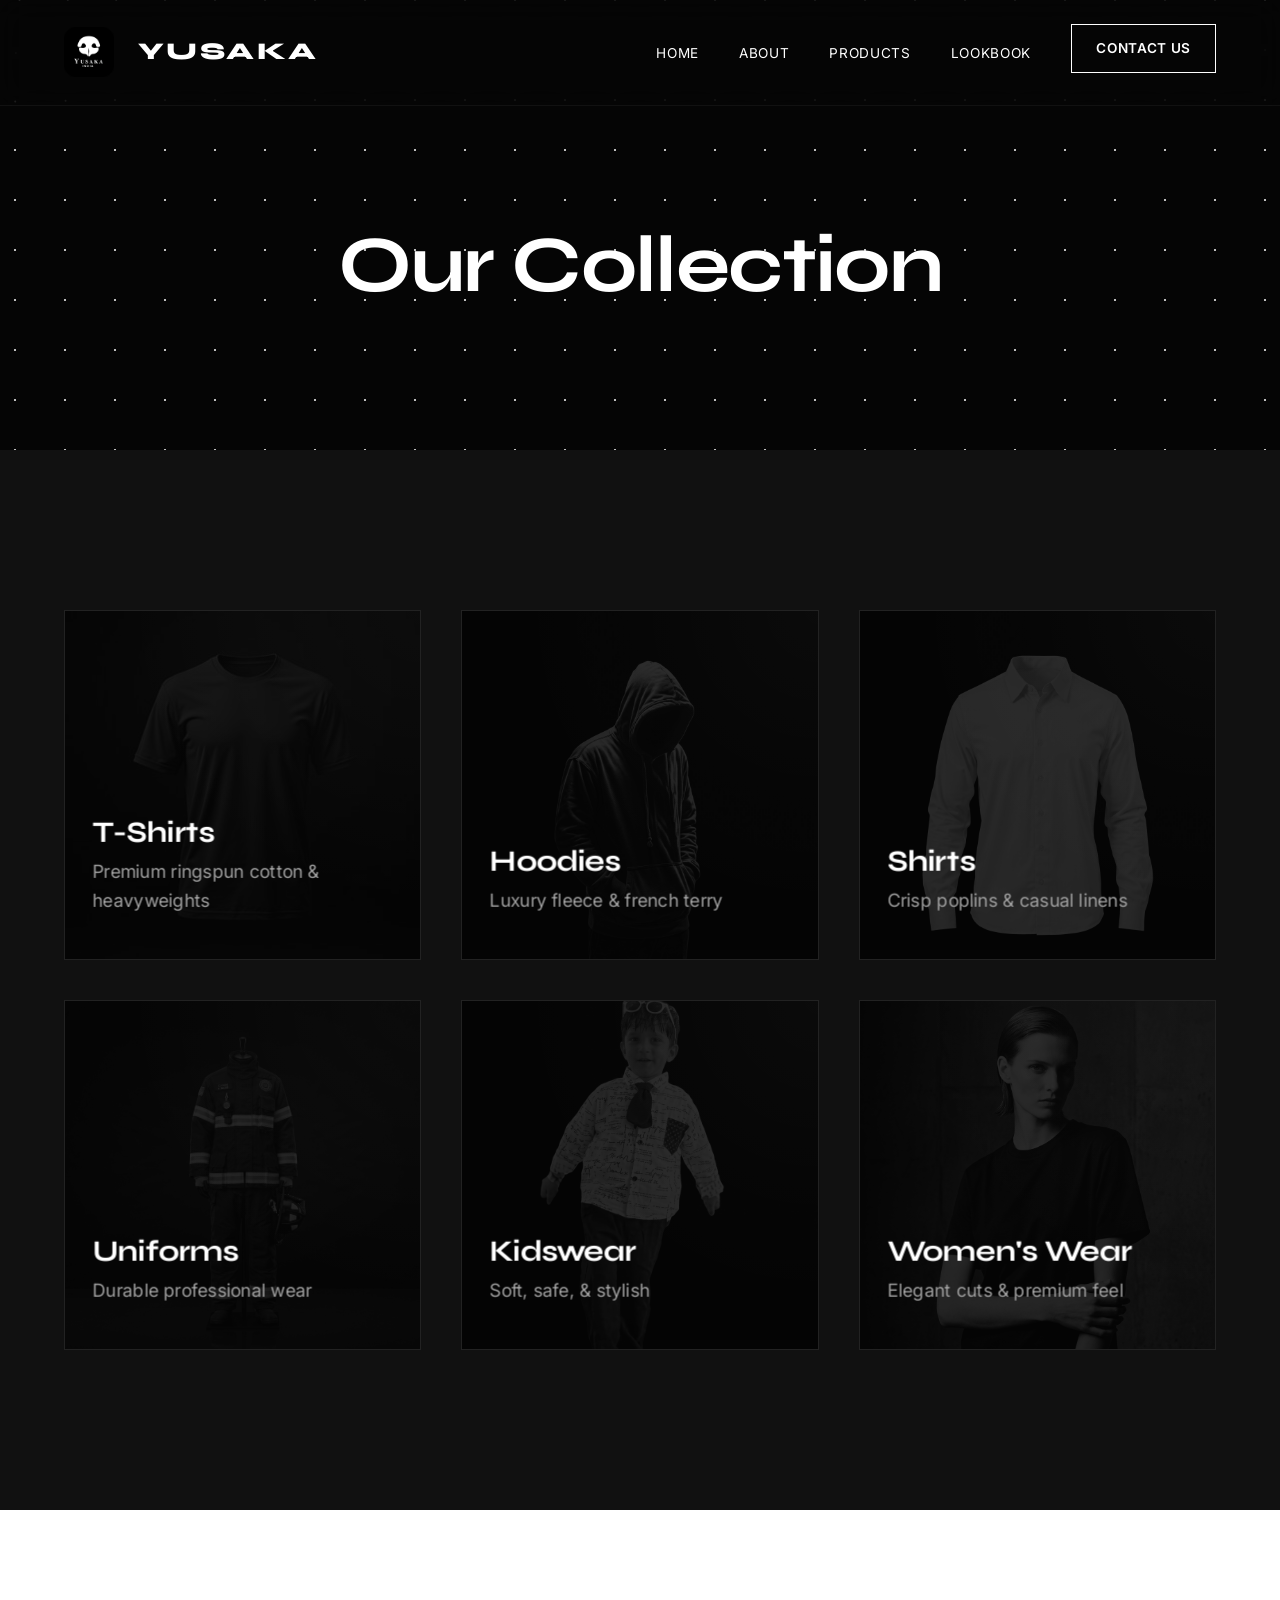
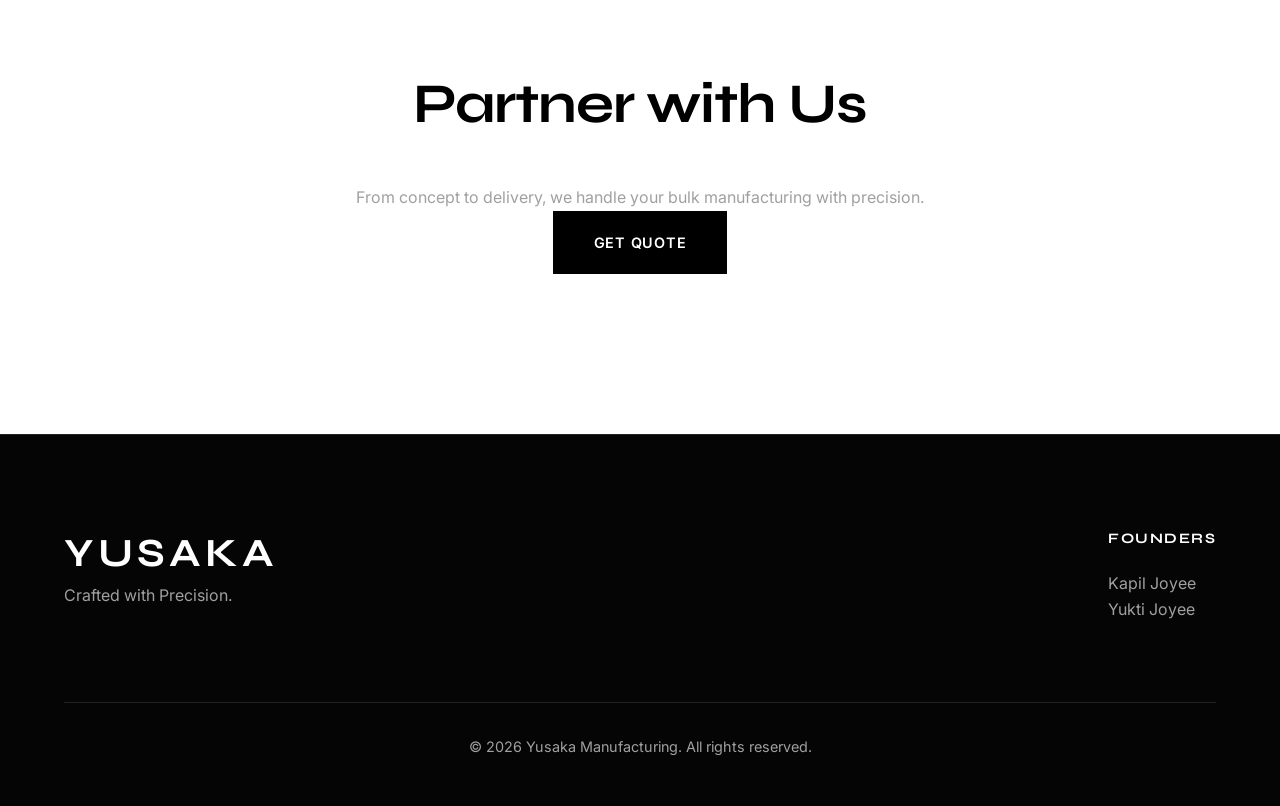
<file: products.html>
<!DOCTYPE html>
<html lang="en">
<head>
    <meta charset="UTF-8">
    <meta name="viewport" content="width=device-width, initial-scale=1.0">
    <title>Products | YUSAKA</title>
    <meta name="description" content="Explore YUSAKA's collection - Premium T-shirts, Hoodies, Shirts, Uniforms, and more. High-end garment manufacturing.">
    <link rel="preconnect" href="https://fonts.googleapis.com">
    <link rel="preconnect" href="https://fonts.gstatic.com" crossorigin>
    <link href="https://fonts.googleapis.com/css2?family=Inter:wght@300;400;500;600&family=Syne:wght@600;700;800&display=swap" rel="stylesheet">
    <link rel="stylesheet" href="style.css">
</head>
<body>
    <nav class="navbar">
        <div class="navbar-left">
            <div class="navbar-logo">
                <a href="index.html">
                    <img src="Logo/yusaka_logo.png" alt="Yusaka Logo" style="width:50px" height="50px" padding="0px">
                </a>
            </div>
            <div class="logo">YUSAKA</div>
        </div>
        <ul class="nav-links">
            <li><a href="index.html">Home</a></li>
            <li><a href="about.html">About</a></li>
            <li><a href="products.html">Products</a></li>
            <li><a href="lookbook.html">Lookbook</a></li>
            <li><a href="contact.html" class="btn-outline">Contact Us</a></li>
        </ul>
        <div class="hamburger">
            <span></span>
            <span></span>
            <span></span>
        </div>
    </nav>

    <header class="hero-mini">
        <h1 class="fade-up">Our Collection</h1>
    </header>

    <section class="products">
        <div class="product-grid">
            <div class="product-card scroll-reveal">
                <img src="assets/Clothing/tshirt.jpg" alt="T-Shirt" class="card-bg">
                <div class="card-inner">
                    <h3>T-Shirts</h3>
                    <p>Premium ringspun cotton & heavyweights</p>
                </div>
            </div>
            <div class="product-card scroll-reveal delay-1">
                <img src="assets/Clothing/hoddie.jpg" alt="Hoodie" class="card-bg">
                <div class="card-inner">
                    <h3>Hoodies</h3>
                    <p>Luxury fleece & french terry</p>
                </div>
            </div>
            <div class="product-card scroll-reveal delay-2">
                <img src="assets/Clothing/shirt.jpg" alt="Shirt" class="card-bg">
                <div class="card-inner">
                    <h3>Shirts</h3>
                    <p>Crisp poplins & casual linens</p>
                </div>
            </div>
            <div class="product-card scroll-reveal">
                <img src="assets/Clothing/uniform.png" alt="Uniform" class="card-bg">
                <div class="card-inner">
                    <h3>Uniforms</h3>
                    <p>Durable professional wear</p>
                </div>
            </div>
            <div class="product-card scroll-reveal delay-1">
                <img src="assets/Clothing/kidswear.png" alt="Kidswear" class="card-bg">
                <div class="card-inner">
                    <h3>Kidswear</h3>
                    <p>Soft, safe, & stylish</p>
                </div>
            </div>
            <div class="product-card scroll-reveal delay-2">
                <img src="assets/lookbook_2.png" alt="Women's Wear" class="card-bg">
                <div class="card-inner">
                    <h3>Women's Wear</h3>
                    <p>Elegant cuts & premium feel</p>
                </div>
            </div>
        </div>
    </section>

    <section class="cta">
        <div class="cta-content scroll-reveal">
            <h2>Partner with Us</h2>
            <p>From concept to delivery, we handle your bulk manufacturing with precision.</p>
            <div class="cta-buttons">
                <a href="index.html#contact" class="btn-primary invert">Get Quote</a>
            </div>
        </div>
    </section>

    <footer class="footer">
        <div class="footer-content">
            <div class="footer-brand">
                <h2>YUSAKA</h2>
                <p>Crafted with Precision.</p>
            </div>
            <div class="footer-links">
                <h4>Founders</h4>
                <p>Kapil Joyee</p>
                <p>Yukti Joyee</p>
            </div>
        </div>
        <div class="footer-bottom">
            <p>&copy; 2026 Yusaka Manufacturing. All rights reserved.</p>
        </div>
    </footer>

    <canvas id="bg-canvas"></canvas>
    <script src="main.js"></script>
</body>
</html>
</file>
<file: style.css>
:root {
    --color-bg: #050505;
    --color-text: #ffffff;
    --color-text-muted: #a0a0a0;
    --color-border: #222222;
    --color-accent: #111111;
    --font-heading: 'Syne', sans-serif;
    --font-body: 'Inter', sans-serif;
    --transition-slow: 0.8s cubic-bezier(0.16, 1, 0.3, 1);
    --transition-fast: 0.3s ease;
}

* {
    margin: 0;
    padding: 0;
    box-sizing: border-box;
}

html {
    scroll-behavior: smooth;
    background-color: var(--color-bg);
    color: var(--color-text);
    font-family: var(--font-body);
}

body {
    overflow-x: hidden;
    line-height: 1.6;
}

/* Custom Scrollbar */
::-webkit-scrollbar {
    width: 6px;
}

::-webkit-scrollbar-track {
    background: var(--color-bg);
}

::-webkit-scrollbar-thumb {
    background: #333;
    border-radius: 10px;
    transition: var(--transition-fast);
}

::-webkit-scrollbar-thumb:hover {
    background: #fff;
}

/* Scroll Progress Bar */
#scroll-progress {
    position: fixed;
    top: 0;
    left: 0;
    width: 0%;
    height: 4px;
    background: linear-gradient(to left, #fff, #555);
    z-index: 1001;
    transition: width 0.1s ease-out;
}

/* Typography */
h1,
h2,
h3,
h4,
h5 {
    font-family: var(--font-heading);
    font-weight: 700;
    letter-spacing: -0.02em;
    line-height: 1.1;
}

p {
    color: var(--color-text-muted);
}

/* Utilities */
.section-title {
    font-size: 3rem;
    margin-bottom: 4rem;
    text-align: center;
}

.btn-primary,
.btn-secondary,
.btn-outline {
    display: inline-block;
    padding: 1.2rem 2.5rem;
    font-size: 0.9rem;
    font-weight: 600;
    text-decoration: none;
    text-transform: uppercase;
    letter-spacing: 0.05em;
    transition: var(--transition-fast);
    cursor: pointer;
    border: 1px solid transparent;
    position: relative;
    overflow: hidden;
}

.btn-primary::after,
.btn-secondary::after,
.btn-outline::after {
    content: '';
    position: absolute;
    top: var(--y, 0);
    left: var(--x, 0);
    width: 300px; /* Increased size */
    height: 300px; /* Increased size */
    background: radial-gradient(circle, rgba(255, 255, 255, 0.4) 0%, transparent 70%); /* Increased opacity */
    transform: translate(-50%, -50%);
    pointer-events: none;
    opacity: 0;
    transition: opacity 0.3s ease;
    z-index: 1;
}

.btn-primary::after {
    /* Opposite for primary (white bg) button: a dark highlight */
    background: radial-gradient(circle, rgba(0, 0, 0, 0.25) 0%, transparent 70%); /* Increased opacity */
}

.btn-primary:hover::after,
.btn-secondary:hover::after,
.btn-outline:hover::after {
    opacity: 1;
}

.btn-primary span,
.btn-secondary span,
.btn-outline span {
    position: relative;
    z-index: 2;
}

/* Form Styling */
.contact-form {
    display: grid;
    gap: 2rem;
    background: rgba(255, 255, 255, 0.02);
    padding: 3rem;
    border: 1px solid var(--color-border);
    backdrop-filter: blur(10px);
}

.form-group {
    display: flex;
    flex-direction: column;
    gap: 0.8rem;
}

.form-group label {
    font-size: 0.8rem;
    text-transform: uppercase;
    letter-spacing: 0.1em;
    color: #888;
}

.form-group input,
.form-group textarea {
    background: transparent;
    border: none;
    border-bottom: 1px solid #333;
    padding: 1rem 0;
    color: #fff;
    font-family: var(--font-body);
    font-size: 1rem;
    transition: var(--transition-fast);
}

.form-group input:focus,
.form-group textarea:focus {
    outline: none;
    border-color: #fff;
    padding-left: 0.5rem;
}

.contact-form .btn-primary {
    width: 100%;
    margin-top: 1rem;
}

.btn-primary {
    background-color: #fff;
    color: #000;
}

.btn-primary:hover {
    background-color: #ddd;
    transform: translateY(-2px);
}

.btn-secondary {
    background-color: transparent;
    color: #fff;
    border-color: #333;
}

.btn-secondary:hover {
    background-color: #111;
    border-color: #555;
    transform: translateY(-2px);
}

.btn-outline {
    background-color: transparent;
    color: #fff;
    border-color: #fff;
}

.btn-outline:hover {
    background-color: #fff;
    color: #000;
}

.btn-primary.invert {
    background-color: #000;
    color: #fff;
}

.btn-primary.invert:hover {
    background-color: #222;
}

.btn-outline.invert {
    border-color: #000;
    color: #000;
}

.btn-outline.invert:hover {
    background-color: #000;
    color: #fff;
}

/* Animations */
.fade-up {
    opacity: 0;
    transform: translateY(40px);
    transition: var(--transition-slow);
}

.fade-in {
    opacity: 0;
    transition: var(--transition-slow);
}

.fade-up.visible,
.fade-in.visible {
    opacity: 1;
    transform: translateY(0);
}

.delay-1 {
    transition-delay: 0.1s;
}

.delay-2 {
    transition-delay: 0.2s;
}

.delay-3 {
    transition-delay: 0.3s;
}

.scroll-reveal {
    opacity: 0;
    transform: translateY(40px);
    transition: var(--transition-slow);
}

.scroll-reveal.visible {
    opacity: 1;
    transform: translateY(0);
}

/* Navbar */
.navbar {
    position: fixed;
    top: 0;
    width: 100%;
    padding: 1.5rem 5%;
    display: flex;
    justify-content: space-between;
    align-items: center;
    z-index: 1000;
    background: rgba(5, 5, 5, 0.8);
    backdrop-filter: blur(15px);
    border-bottom: 1px solid rgba(255, 255, 255, 0.05);
}

.navbar-left {
    display: flex;
    align-items: center;
    gap: 1.5rem; /* Closer gap between logo and text */
}

.navbar-logo img {
    display: block;
}

.logo {
    font-family: var(--font-heading);
    font-size: 1.5rem;
    font-weight: 800;
    letter-spacing: 0.1em;
    text-transform: uppercase;
}

.nav-links {
    display: flex;
    list-style: none;
    gap: 2.5rem;
    align-items: center;
}

.nav-links a {
    color: var(--color-text);
    text-decoration: none;
    font-size: 0.85rem;
    text-transform: uppercase;
    letter-spacing: 0.05em;
    transition: color 0.3s;
}

.nav-links a:hover {
    color: var(--color-text-muted);
}

.nav-links .btn-outline {
    padding: 0.8rem 1.5rem;
}

.hamburger {
    display: none;
    flex-direction: column;
    gap: 5px;
    cursor: pointer;
}

.hamburger span {
    width: 25px;
    height: 2px;
    background-color: #fff;
    transition: 0.3s;
}

/* Canvas Background */
#bg-canvas {
    position: fixed;
    top: 0;
    left: 0;
    width: 100%;
    height: 100%;
    z-index: -1;
    pointer-events: none;
    background: var(--color-bg);
}

/* Hero Mini */
.hero-mini {
    height: 50vh;
    display: flex;
    align-items: center;
    justify-content: center;
    padding-top: 5rem;
    text-align: center;
}

.hero-mini h1 {
    font-size: clamp(3rem, 10vw, 5rem);
}

/* Hero Section */
.hero {
    min-height: 100vh;
    display: flex;
    align-items: center;
    padding: 0 8%;
    position: relative;
    overflow: hidden;
    background: radial-gradient(circle at 70% 50%, rgba(255, 255, 255, 0.02) 0%, transparent 50%);
}

.hero-glow {
    position: absolute;
    top: 50%;
    left: 10%;
    width: 40vw;
    height: 40vw;
    background: radial-gradient(circle, rgba(255, 255, 255, 0.03) 0%, transparent 70%);
    filter: blur(80px);
    z-index: 1;
    pointer-events: none;
    transform: translateY(-50%);
}

.hero-content {
    flex: 1.2;
    z-index: 2;
    padding-top: 2rem;
    transition: transform 0.8s cubic-bezier(0.16, 1, 0.3, 1);
    will-change: transform;
}

.hero h1 {
    font-size: clamp(4rem, 10vw, 8.5rem);
    margin-bottom: 2rem;
    line-height: 0.9;
    letter-spacing: -0.04em;
    text-transform: uppercase;
}

.hero h1 span {
    color: var(--color-text-muted);
    font-size: clamp(1.5rem, 4vw, 3.5rem);
    display: block;
    font-weight: 300;
    margin-top: 1rem;
    letter-spacing: 0.05em;
    opacity: 0.8;
}

.hero p {
    font-size: 1.25rem;
    max-width: 550px;
    margin-bottom: 3.5rem;
    line-height: 1.6;
    color: #888;
}

.hero-buttons {
    display: flex;
    gap: 1.5rem;
}

.hero-visual {
    flex: 1;
    display: flex;
    justify-content: center;
    align-items: center;
    height: 100vh;
    position: relative;
    z-index: 2;
}

.model-container {
    width: 100%;
    height: 100%;
    display: flex;
    justify-content: center;
    align-items: center;
    position: relative;
    mask-image: radial-gradient(circle, black 40%, transparent 80%);
    -webkit-mask-image: radial-gradient(circle, black 40%, transparent 80%);
}

.image-spotlight {
    position: absolute;
    width: 140%;
    height: 140%;
    background: radial-gradient(circle, rgba(255, 255, 255, 0.06) 0%, transparent 70%);
    filter: blur(60px);
    z-index: -1;
}

.floating-model {
    width: 85%;
    max-width: 750px;
    object-fit: contain;
    animation: rgb-edge-run 4s linear infinite;
    transform-style: preserve-3d;
    transition: transform 0.8s cubic-bezier(0.16, 1, 0.3, 1);
    will-change: transform, filter;
}

@keyframes rgb-edge-run {
    0% {
        filter:
            drop-shadow(8px 0 15px rgba(255, 0, 0, 0.6)) drop-shadow(-8px 0 15px rgba(0, 255, 255, 0.3));
    }

    12.5% {
        filter:
            drop-shadow(6px 6px 15px rgba(255, 165, 0, 0.6)) drop-shadow(-6px -6px 15px rgba(127, 0, 255, 0.3));
    }

    25% {
        filter:
            drop-shadow(0 8px 15px rgba(255, 255, 0, 0.6)) drop-shadow(0 -8px 15px rgba(0, 0, 255, 0.3));
    }

    37.5% {
        filter:
            drop-shadow(-6px 6px 15px rgba(0, 255, 0, 0.6)) drop-shadow(6px -6px 15px rgba(255, 0, 255, 0.3));
    }

    50% {
        filter:
            drop-shadow(-8px 0 15px rgba(0, 255, 255, 0.6)) drop-shadow(8px 0 15px rgba(255, 0, 0, 0.3));
    }

    62.5% {
        filter:
            drop-shadow(-6px -6px 15px rgba(0, 0, 255, 0.6)) drop-shadow(6px 6px 15px rgba(255, 255, 0, 0.3));
    }

    75% {
        filter:
            drop-shadow(0 -8px 15px rgba(127, 0, 255, 0.6)) drop-shadow(0 8px 15px rgba(255, 165, 0, 0.3));
    }

    87.5% {
        filter:
            drop-shadow(6px -6px 15px rgba(255, 0, 255, 0.6)) drop-shadow(-6px 6px 15px rgba(0, 255, 0, 0.3));
    }

    100% {
        filter:
            drop-shadow(8px 0 15px rgba(255, 0, 0, 0.6)) drop-shadow(-8px 0 15px rgba(0, 255, 255, 0.3));
    }
}

/* Trust Bar */
.trust-bar {
    padding: 2rem 0;
    border-top: 1px solid var(--color-border);
    border-bottom: 1px solid var(--color-border);
    background: var(--color-accent);
    overflow: hidden;
    white-space: nowrap;
}

.marquee {
    display: flex;
}

.marquee-content {
    display: flex;
    animation: scroll 20s linear infinite;
}

.marquee-content span {
    font-size: 1rem;
    text-transform: uppercase;
    letter-spacing: 0.1em;
    margin: 0 4rem;
    color: var(--color-text-muted);
    font-weight: 500;
}

@keyframes scroll {
    0% {
        transform: translateX(0);
    }

    100% {
        transform: translateX(-50%);
    }
}

/* About Section */
.about {
    padding: 12rem 5%;
}

.about-container {
    display: flex;
    gap: 6rem;
    align-items: center;
    max-width: 1400px;
    margin: 0 auto;
}

.about-text {
    flex: 1;
}

.about-text h2 {
    font-size: 3.5rem;
    margin-bottom: 2.5rem;
}

.about-text p {
    font-size: 1.3rem;
    margin-bottom: 1.5rem;
    color: #ccc;
}

.about-visual {
    flex: 1;
    position: relative;
}

.about-visual img {
    width: 100%;
    height: auto;
    object-fit: cover;
    filter: grayscale(100%) brightness(0.9);
}

/* Products Section */
.products {
    padding: 10rem 5%;
    background-color: var(--color-accent);
}

.product-grid {
    display: grid;
    grid-template-columns: repeat(auto-fit, minmax(320px, 1fr));
    gap: 2.5rem;
    max-width: 1400px;
    margin: 0 auto;
}

.product-card {
    background: var(--color-bg);
    border: 1px solid var(--color-border);
    height: 350px;
    padding: 3rem 2rem;
    display: flex;
    flex-direction: column;
    justify-content: flex-end;
    position: relative;
    overflow: hidden;
    transition: var(--transition-fast);
    transform-style: preserve-3d;
    perspective: 1000px;
}

.product-card::before {
    content: '';
    position: absolute;
    top: 0;
    left: 0;
    right: 0;
    bottom: 0;
    background: radial-gradient(circle at top right, rgba(255, 255, 255, 0.03), transparent 60%);
    pointer-events: none;
}

.product-card:hover {
    border-color: #555;
    background: #0a0a0a;
}

.card-bg {
    position: absolute;
    top: 0;
    left: 0;
    width: 100%;
    height: 100%;
    object-fit: cover;
    z-index: 0;
    opacity: 0.15;
    transition: transform 1s cubic-bezier(0.16, 1, 0.3, 1), opacity 0.5s ease;
    filter: grayscale(100%);
}

.product-card:hover .card-bg {
    opacity: 0.4;
    transform: scale(1.1);
    filter: grayscale(0%);
}

.card-inner {
    transform: translateZ(30px);
    pointer-events: none;
    position: relative;
    z-index: 1;
}

.product-card h3 {
    font-size: 1.8rem;
    margin-bottom: 0.5rem;
    color: #fff;
}

.product-card p {
    font-size: 1.1rem;
}

/* Features */
.features {
    padding: 12rem 5%;
}

.feature-grid {
    display: grid;
    grid-template-columns: repeat(auto-fit, minmax(280px, 1fr));
    gap: 4rem 3rem;
    max-width: 1200px;
    margin: 0 auto;
    text-align: center;
}

.feature-card .icon {
    font-size: 3rem;
    margin-bottom: 2rem;
    color: #fff;
}

.feature-card h4 {
    font-size: 1.3rem;
}

/* Lookbook Section */
.lookbook {
    padding: 5rem 5% 12rem;
}

.gallery {
    display: grid;
    grid-template-columns: repeat(12, 1fr);
    grid-auto-rows: 400px;
    gap: 2rem;
    max-width: 1400px;
    margin: 0 auto;
}

.gallery-item {
    position: relative;
    overflow: hidden;
    background: #111;
}

.gallery-item img {
    width: 100%;
    height: 100%;
    object-fit: cover;
    filter: grayscale(100%) contrast(1.1);
    transition: transform 1s cubic-bezier(0.16, 1, 0.3, 1), filter 1s ease;
}

.gallery-item:hover img {
    transform: scale(1.05);
    filter: grayscale(0%) contrast(1.1);
}

.item-1 {
    grid-column: 1 / 8;
    grid-row: 1 / 3;
}

.item-2 {
    grid-column: 8 / 13;
    grid-row: 1 / 2;
}

.item-3 {
    grid-column: 8 / 13;
    grid-row: 2 / 3;
}

/* CTA Section */
.cta {
    background-color: #ffffff;
    color: #000;
    padding: 10rem 5%;
    text-align: center;
}

.cta-content {
    max-width: 800px;
    margin: 0 auto;
}

.cta h2 {
    font-size: 3.5rem;
    margin-bottom: 3rem;
    line-height: 1.2;
}

.cta-buttons {
    display: flex;
    justify-content: center;
    gap: 1.5rem;
}

/* Contact Section */
.contact {
    padding: 12rem 5%;
}

.contact-container {
    display: flex;
    gap: 6rem;
    max-width: 1200px;
    margin: 0 auto;
}

.contact-info {
    flex: 1;
}

.contact-info h2 {
    font-size: 3rem;
    margin-bottom: 1.5rem;
}

.contact-info>p {
    font-size: 1.2rem;
    margin-bottom: 4rem;
}

.info-blocks {
    display: flex;
    flex-direction: column;
    gap: 2rem;
}

.info-block h5 {
    color: #fff;
    font-size: 1.2rem;
    margin-bottom: 0.5rem;
    text-transform: uppercase;
    letter-spacing: 0.05em;
}

.contact-form {
    flex: 1;
    background: var(--color-accent);
    padding: 4rem;
}

.form-group {
    margin-bottom: 2rem;
}

.form-group input,
.form-group select,
.form-group textarea {
    width: 100%;
    padding: 1.2rem;
    background: transparent;
    border: 1px solid var(--color-border);
    color: #fff;
    font-family: var(--font-body);
    font-size: 1rem;
    outline: none;
    transition: border-color 0.3s;
}

.form-group input:focus,
.form-group select:focus,
.form-group textarea:focus {
    border-color: #fff;
}

.full-width {
    width: 100%;
}

/* Footer */
.footer {
    border-top: 1px solid var(--color-border);
    padding: 6rem 5% 3rem;
}

.footer-content {
    display: flex;
    justify-content: space-between;
    max-width: 1400px;
    margin: 0 auto 5rem;
}

.footer-brand h2 {
    font-size: 2.5rem;
    letter-spacing: 0.1em;
    margin-bottom: 0.5rem;
}

.footer-links h4 {
    margin-bottom: 1.5rem;
    color: #fff;
    text-transform: uppercase;
    letter-spacing: 0.1em;
    font-size: 0.9rem;
}

.footer-bottom {
    text-align: center;
    color: var(--color-text-muted);
    font-size: 0.9rem;
    padding-top: 2rem;
    border-top: 1px solid var(--color-border);
}

/* Responsive */
@media (max-width: 1024px) {

    .about-container,
    .contact-container {
        flex-direction: column;
        gap: 4rem;
    }

    .hero-visual {
        position: relative;
        width: 100%;
        height: 60vh;
        margin-top: 2rem;
    }

    .hero {
        flex-direction: column;
        padding-top: 10rem;
    }

    .gallery {
        grid-template-columns: 1fr;
        grid-auto-rows: 300px;
    }

    .item-1,
    .item-2,
    .item-3 {
        grid-column: 1 / -1;
        grid-row: auto;
    }
}

@media (max-width: 768px) {
    .nav-links {
        display: none;
    }

    .hamburger {
        display: flex;
    }

    .hero h1 {
        font-size: 3rem;
    }

    .hero h1 span {
        font-size: 1.5rem;
    }

    .hero-buttons {
        flex-direction: column;
        width: 100%;
    }

    .hero-buttons a {
        text-align: center;
    }

    .cta h2 {
        font-size: 2.5rem;
    }

    .cta-buttons {
        flex-direction: column;
    }

    .footer-content {
        flex-direction: column;
        gap: 3rem;
    }

    .about,
    .products,
    .features,
    .lookbook,
    .cta,
    .contact {
        padding-top: 6rem;
        padding-bottom: 6rem;
    }
}
</file>
